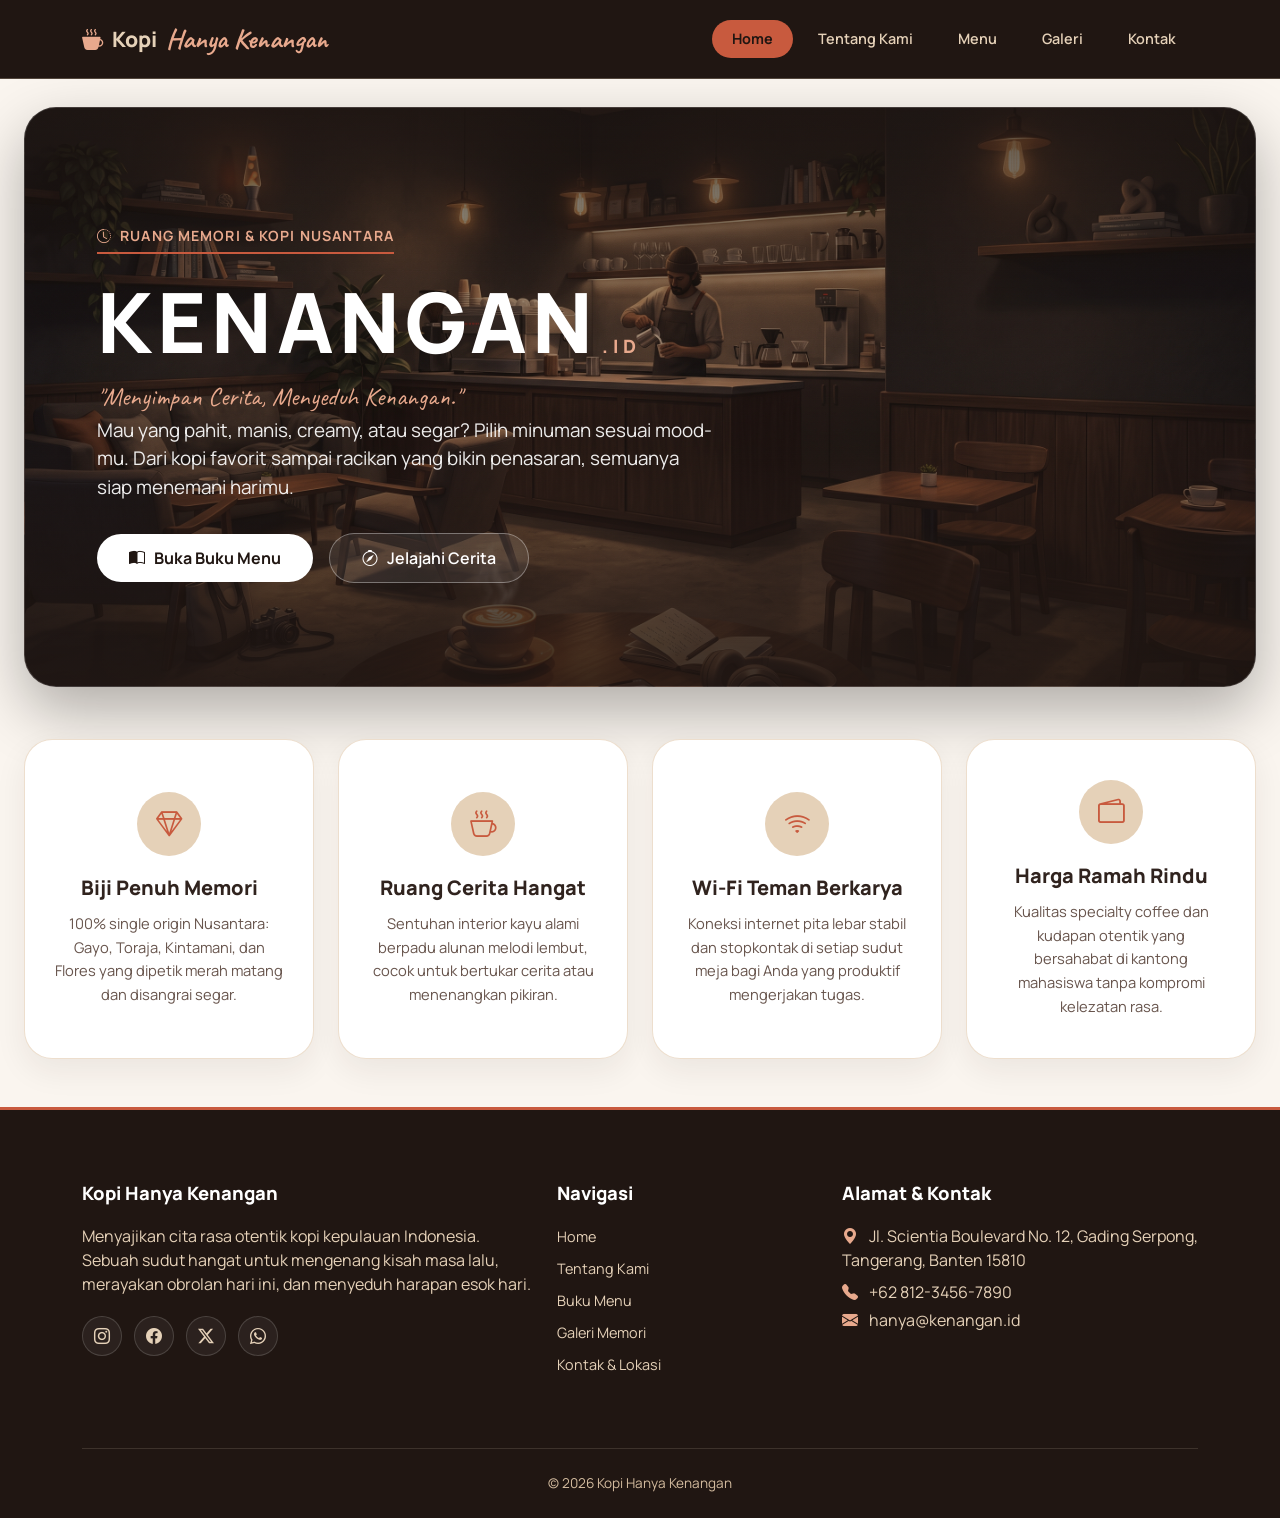
<file: index.html>
<!doctype html>
<html lang="id">
  <head>
    <meta charset="UTF-8">
    <meta name="viewport" content="width=device-width, initial-scale=1.0">
    <meta
      name="description"
      content="Kopi Hanya Kenangan - Menikmati seduhan biji kopi lokal terbaik dengan suasana hangat nostalgia dan harga bersahabat."
    >
    <title>Kopi Hanya Kenangan - Menyimpan Cerita, Menyeduh Kenangan</title>

    <link rel="preconnect" href="https://fonts.googleapis.com">
    <link rel="preconnect" href="https://fonts.gstatic.com" crossorigin>
    <link
      href="https://fonts.googleapis.com/css2?family=Caveat:wght@600;700&amp;family=Manrope:wght@400;500;600;700;800&amp;display=swap"
      rel="stylesheet"
    >
    <link
      href="https://cdn.jsdelivr.net/npm/bootstrap@5.3.3/dist/css/bootstrap.min.css"
      rel="stylesheet"
    >
    <link
      href="https://cdn.jsdelivr.net/npm/bootstrap-icons@1.11.3/font/bootstrap-icons.min.css"
      rel="stylesheet"
    >
    <link href="assets/css/style.css" rel="stylesheet">
  </head>
  <body id="top">
    <header class="floating-header">
      <nav
        class="navbar navbar-expand-lg navbar-dark navbar-coffee"
        aria-label="Navigasi Utama"
      >
        <div class="container">
          <a class="navbar-brand" href="index.html">
            <i class="bi bi-cup-hot-fill text-warning" aria-hidden="true"></i>
            <span>Kopi</span> <span class="brand-script">Hanya Kenangan</span>
          </a>
          <button
            class="navbar-toggler"
            type="button"
            data-bs-toggle="collapse"
            data-bs-target="#navbarUtama"
            aria-controls="navbarUtama"
            aria-expanded="false"
            aria-label="Buka navigasi menu"
          >
            <span class="navbar-toggler-icon"></span>
          </button>

          <div class="collapse navbar-collapse" id="navbarUtama">
            <ul class="navbar-nav ms-auto mb-2 mb-lg-0">
              <li class="nav-item">
                <a class="nav-link active" aria-current="page" href="index.html"
                  >Home</a
                >
              </li>
              <li class="nav-item">
                <a class="nav-link" href="about.html">Tentang Kami</a>
              </li>
              <li class="nav-item">
                <a class="nav-link" href="menu.html">Menu</a>
              </li>
              <li class="nav-item">
                <a class="nav-link" href="gallery.html">Galeri</a>
              </li>
              <li class="nav-item">
                <a class="nav-link" href="contact.html">Kontak</a>
              </li>
            </ul>
          </div>
        </div>
      </nav>
    </header>

    <main>
      <section class="pb-2 pb-md-3" aria-label="Bagian Sambutan Utama">
        <div class="hero-wrapper">
          <div class="hero-card">
            <div class="hero-card-inner">
              <span class="hero-badge-pill">
                <i
                  class="bi bi-clock-history text-warning"
                  aria-hidden="true"
                ></i>
                Ruang Memori &amp; Kopi Nusantara
              </span>
              <h1 class="hero-wander-title">
                KENANGAN<span class="hero-wander-badge">.ID</span>
              </h1>
              <span class="hero-card-script"
                >"Menyimpan Cerita, Menyeduh Kenangan."</span
              >
              <p class="hero-wander-desc">
                Mau yang pahit, manis, creamy, atau segar? Pilih minuman sesuai
                mood-mu. Dari kopi favorit sampai racikan yang bikin penasaran,
                semuanya siap menemani harimu.
              </p>
              <div class="hero-card-ctas">
                <a href="menu.html" class="btn-pill-solid">
                  <i class="bi bi-book-half" aria-hidden="true"></i> Buka Buku
                  Menu
                </a>
                <a href="about.html" class="btn-pill-glass">
                  <i class="bi bi-compass" aria-hidden="true"></i> Jelajahi
                  Cerita
                </a>
              </div>
            </div>
          </div>
        </div>
      </section>

      <section class="pt-2 pb-5" aria-labelledby="heading-features">
        <div class="hero-wrapper">
          <h2 id="heading-features" class="visually-hidden">
            Nilai Unggulan Kami
          </h2>
          <div class="row g-3 g-lg-4">
            <div class="col-12 col-md-6 col-lg-3 d-flex">
              <article class="card card-feature w-100">
                <div class="feature-icon">
                  <i class="bi bi-gem" aria-hidden="true"></i>
                </div>
                <h3>Biji Penuh Memori</h3>
                <p>
                  100% single origin Nusantara: Gayo, Toraja, Kintamani, dan
                  Flores yang dipetik merah matang dan disangrai segar.
                </p>
              </article>
            </div>

            <div class="col-12 col-md-6 col-lg-3 d-flex">
              <article class="card card-feature w-100">
                <div class="feature-icon">
                  <i class="bi bi-cup-hot" aria-hidden="true"></i>
                </div>
                <h3>Ruang Cerita Hangat</h3>
                <p>
                  Sentuhan interior kayu alami berpadu alunan melodi lembut,
                  cocok untuk bertukar cerita atau menenangkan pikiran.
                </p>
              </article>
            </div>

            <div class="col-12 col-md-6 col-lg-3 d-flex">
              <article class="card card-feature w-100">
                <div class="feature-icon">
                  <i class="bi bi-wifi" aria-hidden="true"></i>
                </div>
                <h3>Wi-Fi Teman Berkarya</h3>
                <p>
                  Koneksi internet pita lebar stabil dan stopkontak di setiap
                  sudut meja bagi Anda yang produktif mengerjakan tugas.
                </p>
              </article>
            </div>

            <div class="col-12 col-md-6 col-lg-3 d-flex">
              <article class="card card-feature w-100">
                <div class="feature-icon">
                  <i class="bi bi-wallet2" aria-hidden="true"></i>
                </div>
                <h3>Harga Ramah Rindu</h3>
                <p>
                  Kualitas specialty coffee dan kudapan otentik yang bersahabat
                  di kantong mahasiswa tanpa kompromi kelezatan rasa.
                </p>
              </article>
            </div>
          </div>
        </div>
      </section>
    </main>

    <footer>
      <div class="container">
        <div class="row g-4">
          <div class="col-12 col-md-5 col-lg-5">
            <h3>Kopi Hanya Kenangan</h3>
            <p>
              Menyajikan cita rasa otentik kopi kepulauan Indonesia. Sebuah
              sudut hangat untuk mengenang kisah masa lalu, merayakan obrolan
              hari ini, dan menyeduh harapan esok hari.
            </p>
            <div class="social-links">
              <a
                href="https://instagram.com"
                class="social-icon"
                aria-label="Instagram Kopi Hanya Kenangan"
                target="_blank"
                rel="noopener noreferrer"
                ><i class="bi bi-instagram"></i
              ></a>
              <a
                href="https://facebook.com"
                class="social-icon"
                aria-label="Facebook Kopi Hanya Kenangan"
                target="_blank"
                rel="noopener noreferrer"
                ><i class="bi bi-facebook"></i
              ></a>
              <a
                href="https://twitter.com"
                class="social-icon"
                aria-label="X Twitter Kopi Hanya Kenangan"
                target="_blank"
                rel="noopener noreferrer"
                ><i class="bi bi-twitter-x"></i
              ></a>
              <a
                href="https://whatsapp.com"
                class="social-icon"
                aria-label="WhatsApp Kopi Hanya Kenangan"
                target="_blank"
                rel="noopener noreferrer"
                ><i class="bi bi-whatsapp"></i
              ></a>
            </div>
          </div>

          <div class="col-12 col-md-3 col-lg-3">
            <h3>Navigasi</h3>
            <ul class="footer-links list-unstyled">
              <li><a href="index.html">Home</a></li>
              <li><a href="about.html">Tentang Kami</a></li>
              <li><a href="menu.html">Buku Menu</a></li>
              <li><a href="gallery.html">Galeri Memori</a></li>
              <li><a href="contact.html">Kontak &amp; Lokasi</a></li>
            </ul>
          </div>

          <div class="col-12 col-md-4 col-lg-4">
            <h3>Alamat &amp; Kontak</h3>
            <p class="mb-2">
              <i
                class="bi bi-geo-alt-fill text-warning me-2"
                aria-hidden="true"
              ></i>
              Jl. Scientia Boulevard No. 12, Gading Serpong, Tangerang, Banten
              15810
            </p>
            <p class="mb-1">
              <i
                class="bi bi-telephone-fill text-warning me-2"
                aria-hidden="true"
              ></i>
              +62 812-3456-7890
            </p>
            <p class="mb-0">
              <i
                class="bi bi-envelope-fill text-warning me-2"
                aria-hidden="true"
              ></i>
              hanya@kenangan.id
            </p>
          </div>
        </div>

        <div class="footer-bottom">
          <p class="mb-0">&copy; 2026 Kopi Hanya Kenangan</p>
        </div>
      </div>
    </footer>
    <a href="#top" id="backToTop" aria-label="Kembali ke atas">
      <i class="bi bi-arrow-up" aria-hidden="true"></i>
    </a>
    <script src="https://cdn.jsdelivr.net/npm/bootstrap@5.3.3/dist/js/bootstrap.bundle.min.js"></script>
    <script src="assets/js/main.js"></script>
  </body>
</html>
</file>
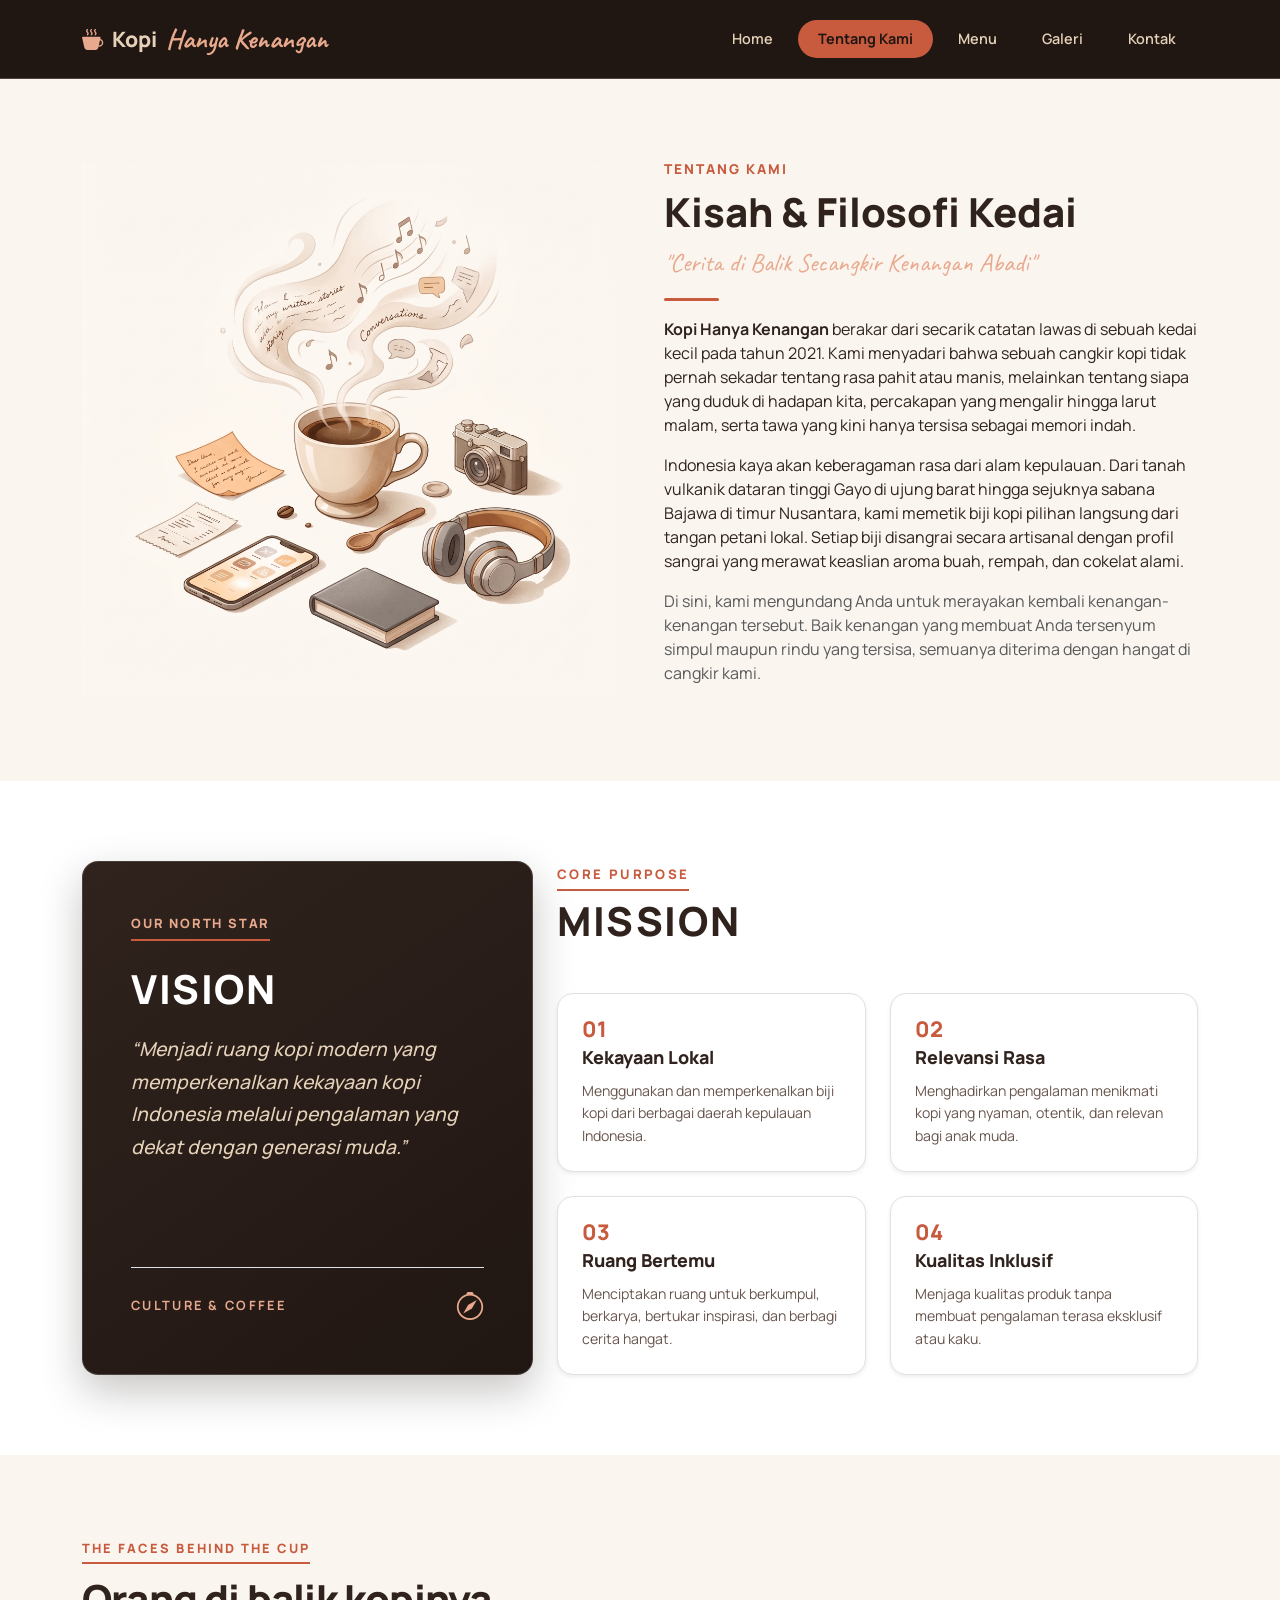
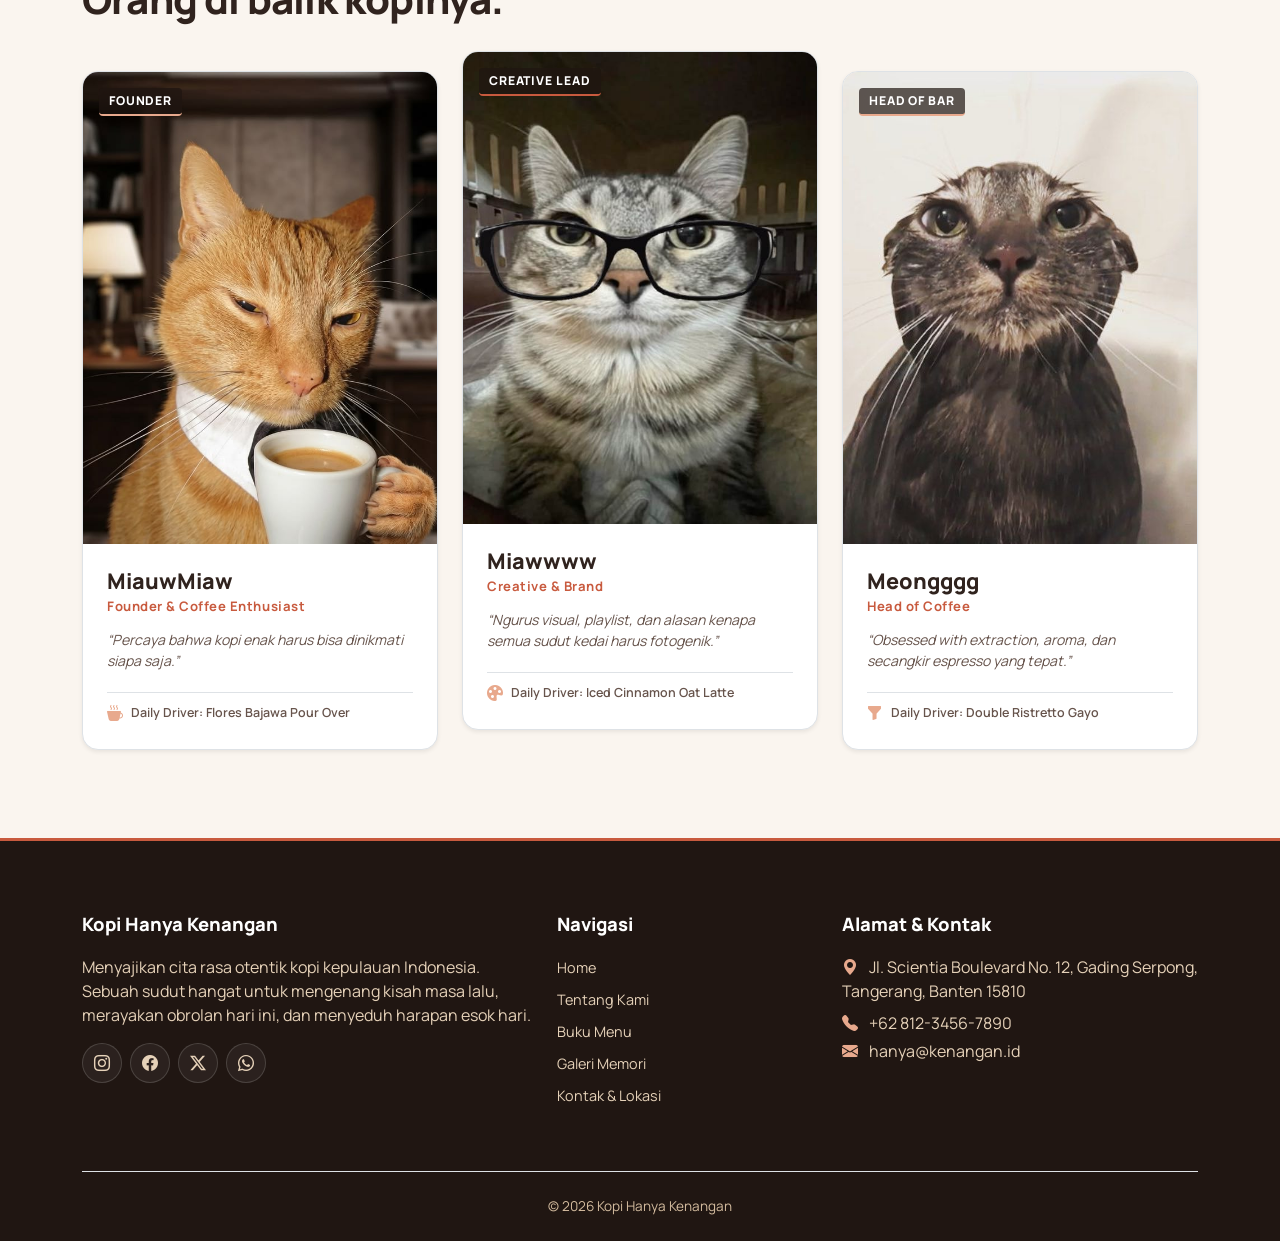
<file: about.html>
<!doctype html>
<html lang="id">
  <head>
    <meta charset="UTF-8" />
    <meta name="viewport" content="width=device-width, initial-scale=1.0" />
    <meta
      name="description"
      content="Tentang Kopi Hanya Kenangan - Cerita perjalanan, visi misi, serta tim kurator kenangan di balik racikan kopi single origin terbaik tanah air."
    />
    <title>Tentang Kami - Kopi Hanya Kenangan</title>

    <link rel="preconnect" href="https://fonts.googleapis.com">
    <link rel="preconnect" href="https://fonts.gstatic.com" crossorigin>
    <link
      href="https://fonts.googleapis.com/css2?family=Caveat:wght@600;700&amp;family=Manrope:wght@400;500;600;700;800&amp;display=swap"
      rel="stylesheet"
    >
    <link
      href="https://cdn.jsdelivr.net/npm/bootstrap@5.3.3/dist/css/bootstrap.min.css"
      rel="stylesheet"
    >
    <link
      href="https://cdn.jsdelivr.net/npm/bootstrap-icons@1.11.3/font/bootstrap-icons.min.css"
      rel="stylesheet"
    >
    <link href="assets/css/style.css" rel="stylesheet">
  </head>
  <body id="top">
    <header class="floating-header">
      <nav
        class="navbar navbar-expand-lg navbar-dark navbar-coffee"
        aria-label="Navigasi Utama"
      >
        <div class="container">
          <a class="navbar-brand" href="index.html">
            <i class="bi bi-cup-hot-fill text-warning" aria-hidden="true"></i>
            <span>Kopi</span> <span class="brand-script">Hanya Kenangan</span>
          </a>
          <button
            class="navbar-toggler"
            type="button"
            data-bs-toggle="collapse"
            data-bs-target="#navbarUtama"
            aria-controls="navbarUtama"
            aria-expanded="false"
            aria-label="Buka navigasi menu"
          >
            <span class="navbar-toggler-icon"></span>
          </button>

          <div class="collapse navbar-collapse" id="navbarUtama">
            <ul class="navbar-nav ms-auto mb-2 mb-lg-0">
              <li class="nav-item">
                <a class="nav-link" href="index.html">Home</a>
              </li>
              <li class="nav-item">
                <a class="nav-link active" aria-current="page" href="about.html"
                  >Tentang Kami</a
                >
              </li>
              <li class="nav-item">
                <a class="nav-link" href="menu.html">Menu</a>
              </li>
              <li class="nav-item">
                <a class="nav-link" href="gallery.html">Galeri</a>
              </li>
              <li class="nav-item">
                <a class="nav-link" href="contact.html">Kontak</a>
              </li>
            </ul>
          </div>
        </div>
      </nav>
    </header>

    <main>
      <section class="section-py" aria-labelledby="heading-tentang-kami">
        <div class="container">
          <div class="row align-items-center g-5">
            <div class="col-12 col-lg-6">
              <img
                src="assets/images/story.jpg"
                alt="Proses roasting dan penyeduhan biji kopi di Kopi Hanya Kenangan"
                class="w-100 h-100 object-fit-cover"
                width="800"
                height="600"
              />
            </div>
            <div class="col-12 col-lg-6">
              <div class="section-title text-start mb-3">
                <span class="subtitle">Tentang Kami</span>
                <h1 id="heading-tentang-kami">Kisah &amp; Filosofi Kedai</h1>
                <p class="tagline-script">
                  "Cerita di Balik Secangkir Kenangan Abadi"
                </p>
                <div class="divider ms-0"></div>
              </div>
              <p>
                <strong>Kopi Hanya Kenangan</strong> berakar dari secarik
                catatan lawas di sebuah kedai kecil pada tahun 2021. Kami
                menyadari bahwa sebuah cangkir kopi tidak pernah sekadar tentang
                rasa pahit atau manis, melainkan tentang siapa yang duduk di
                hadapan kita, percakapan yang mengalir hingga larut malam, serta
                tawa yang kini hanya tersisa sebagai memori indah.
              </p>
              <p>
                Indonesia kaya akan keberagaman rasa dari alam kepulauan. Dari
                tanah vulkanik dataran tinggi Gayo di ujung barat hingga
                sejuknya sabana Bajawa di timur Nusantara, kami memetik biji
                kopi pilihan langsung dari tangan petani lokal. Setiap biji
                disangrai secara artisanal dengan profil sangrai yang merawat
                keaslian aroma buah, rempah, dan cokelat alami.
              </p>
              <p class="text-muted">
                Di sini, kami mengundang Anda untuk merayakan kembali
                kenangan-kenangan tersebut. Baik kenangan yang membuat Anda
                tersenyum simpul maupun rindu yang tersisa, semuanya diterima
                dengan hangat di cangkir kami.
              </p>
            </div>
          </div>
        </div>
      </section>

      <section class="section-py bg-white" aria-labelledby="heading-visi-misi">
        <div class="container">
          <div class="row g-4 align-items-stretch">
            <div class="col-12 col-lg-5 d-flex">
              <div
                class="vision-card w-100 d-flex flex-column justify-content-between h-100 rounded-4 p-4 p-md-5"
              >
                <div>
                  <span class="vision-badge">Our North Star</span>
                  <h2 id="heading-visi-misi" class="vision-title">VISION</h2>
                  <p class="vision-quote">
                    &ldquo;Menjadi ruang kopi modern yang memperkenalkan
                    kekayaan kopi Indonesia melalui pengalaman yang dekat dengan
                    generasi muda.&rdquo;
                  </p>
                </div>
                <div
                  class="vision-footer d-flex align-items-center justify-content-between pt-3 mt-4 border-top"
                >
                  <span class="vision-tagline">Culture &amp; Coffee</span>
                  <i
                    class="bi bi-compass fs-3 text-warning"
                    aria-hidden="true"
                  ></i>
                </div>
              </div>
            </div>

            <div
              class="col-12 col-lg-7 d-flex flex-column justify-content-center"
            >
              <div class="mb-4">
                <span class="mission-subtitle">Core Purpose</span>
                <h3 class="mission-title">MISSION</h3>
              </div>
              <div class="row g-3 g-md-4">
                <div class="col-12 col-sm-6 d-flex">
                  <div
                    class="mission-pillar-card w-100 d-flex flex-column h-100 rounded-4 p-4 bg-white shadow-sm border"
                  >
                    <span class="pillar-num">01</span>
                    <h4>Kekayaan Lokal</h4>
                    <p>
                      Menggunakan dan memperkenalkan biji kopi dari berbagai
                      daerah kepulauan Indonesia.
                    </p>
                  </div>
                </div>

                <div class="col-12 col-sm-6 d-flex">
                  <div
                    class="mission-pillar-card w-100 d-flex flex-column h-100 rounded-4 p-4 bg-white shadow-sm border"
                  >
                    <span class="pillar-num">02</span>
                    <h4>Relevansi Rasa</h4>
                    <p>
                      Menghadirkan pengalaman menikmati kopi yang nyaman,
                      otentik, dan relevan bagi anak muda.
                    </p>
                  </div>
                </div>

                <div class="col-12 col-sm-6 d-flex">
                  <div
                    class="mission-pillar-card w-100 d-flex flex-column h-100 rounded-4 p-4 bg-white shadow-sm border"
                  >
                    <span class="pillar-num">03</span>
                    <h4>Ruang Bertemu</h4>
                    <p>
                      Menciptakan ruang untuk berkumpul, berkarya, bertukar
                      inspirasi, dan berbagi cerita hangat.
                    </p>
                  </div>
                </div>

                <div class="col-12 col-sm-6 d-flex">
                  <div
                    class="mission-pillar-card w-100 d-flex flex-column h-100 rounded-4 p-4 bg-white shadow-sm border"
                  >
                    <span class="pillar-num">04</span>
                    <h4>Kualitas Inklusif</h4>
                    <p>
                      Menjaga kualitas produk tanpa membuat pengalaman terasa
                      eksklusif atau kaku.
                    </p>
                  </div>
                </div>
              </div>
            </div>
          </div>
        </div>
      </section>

      <section class="faces-section">
        <div class="container">
          <div
            class="d-flex flex-column flex-md-row align-items-start align-items-md-end justify-content-between mb-4 mb-md-5 gap-3"
          >
            <div>
              <span class="faces-subtitle">The Faces Behind the Cup</span>
              <h2 id="heading-faces" class="faces-title">
                Orang di balik kopinya.
              </h2>
            </div>
          </div>

          <div class="row g-4 align-items-start">
            <div class="col-12 col-md-4">
              <article
                class="person-card d-flex flex-column h-100 rounded-4 overflow-hidden bg-white shadow-sm border"
              >
                <div class="person-img-wrap">
                  <img
                    src="assets/images/cat2.jpeg"
                    alt="MiauwMiaw - Founder &amp; Coffee Enthusiast"
                    class="person-img"
                    width="382"
                    height="512"
                  />
                  <div class="person-badge">
                    <span>Founder</span>
                  </div>
                </div>
                <div
                  class="person-body p-4 d-flex flex-column flex-grow-1 justify-content-between"
                >
                  <div>
                    <h3 class="person-name">MiauwMiaw</h3>
                    <span class="person-role"
                      >Founder &amp; Coffee Enthusiast</span
                    >
                    <p class="person-quote">
                      &ldquo;Percaya bahwa kopi enak harus bisa dinikmati siapa
                      saja.&rdquo;
                    </p>
                  </div>
                  <div
                    class="person-daily-driver d-flex align-items-center gap-2 pt-2 border-top"
                  >
                    <i
                      class="bi bi-cup-hot-fill text-warning fs-6"
                      aria-hidden="true"
                    ></i>
                    <span>Daily Driver: Flores Bajawa Pour Over</span>
                  </div>
                </div>
              </article>
            </div>

            <div class="col-12 col-md-4">
              <article
                class="person-card person-card-offset d-flex flex-column h-100 rounded-4 overflow-hidden bg-white shadow-sm border"
              >
                <div class="person-img-wrap">
                  <img
                    src="assets/images/cat1.jpeg"
                    alt="Miawwww - Creative &amp; Brand"
                    class="person-img"
                    width="382"
                    height="512"
                  />
                  <div class="person-badge badge-primary-accent">
                    <span>Creative Lead</span>
                  </div>
                </div>
                <div
                  class="person-body p-4 d-flex flex-column flex-grow-1 justify-content-between"
                >
                  <div>
                    <h3 class="person-name">Miawwww</h3>
                    <span class="person-role">Creative &amp; Brand</span>
                    <p class="person-quote">
                      &ldquo;Ngurus visual, playlist, dan alasan kenapa semua
                      sudut kedai harus fotogenik.&rdquo;
                    </p>
                  </div>
                  <div
                    class="person-daily-driver d-flex align-items-center gap-2 pt-2 border-top"
                  >
                    <i
                      class="bi bi-palette-fill text-warning fs-6"
                      aria-hidden="true"
                    ></i>
                    <span>Daily Driver: Iced Cinnamon Oat Latte</span>
                  </div>
                </div>
              </article>
            </div>

            <div class="col-12 col-md-4">
              <article
                class="person-card d-flex flex-column h-100 rounded-4 overflow-hidden bg-white shadow-sm border"
              >
                <div class="person-img-wrap">
                  <img
                    src="assets/images/cat3.jpeg"
                    alt="Meongggg - Head of Coffee"
                    class="person-img"
                    width="382"
                    height="512"
                  />
                  <div class="person-badge">
                    <span>Head of Bar</span>
                  </div>
                </div>
                <div
                  class="person-body p-4 d-flex flex-column flex-grow-1 justify-content-between"
                >
                  <div>
                    <h3 class="person-name">Meongggg</h3>
                    <span class="person-role">Head of Coffee</span>
                    <p class="person-quote">
                      &ldquo;Obsessed with extraction, aroma, dan secangkir
                      espresso yang tepat.&rdquo;
                    </p>
                  </div>
                  <div
                    class="person-daily-driver d-flex align-items-center gap-2 pt-2 border-top"
                  >
                    <i
                      class="bi bi-funnel-fill text-warning fs-6"
                      aria-hidden="true"
                    ></i>
                    <span>Daily Driver: Double Ristretto Gayo</span>
                  </div>
                </div>
              </article>
            </div>
          </div>
        </div>
      </section>
    </main>

    <footer>
      <div class="container">
        <div class="row g-4">
          <div class="col-12 col-md-5 col-lg-5">
            <h3>Kopi Hanya Kenangan</h3>
            <p>
              Menyajikan cita rasa otentik kopi kepulauan Indonesia. Sebuah
              sudut hangat untuk mengenang kisah masa lalu, merayakan obrolan
              hari ini, dan menyeduh harapan esok hari.
            </p>
            <div class="social-links d-flex gap-2 mt-3">
              <a
                href="https://instagram.com"
                class="social-icon"
                aria-label="Instagram Kopi Hanya Kenangan"
                target="_blank"
                rel="noopener noreferrer"
                ><i class="bi bi-instagram"></i
              ></a>
              <a
                href="https://facebook.com"
                class="social-icon"
                aria-label="Facebook Kopi Hanya Kenangan"
                target="_blank"
                rel="noopener noreferrer"
                ><i class="bi bi-facebook"></i
              ></a>
              <a
                href="https://twitter.com"
                class="social-icon"
                aria-label="X Twitter Kopi Hanya Kenangan"
                target="_blank"
                rel="noopener noreferrer"
                ><i class="bi bi-twitter-x"></i
              ></a>
              <a
                href="https://whatsapp.com"
                class="social-icon"
                aria-label="WhatsApp Kopi Hanya Kenangan"
                target="_blank"
                rel="noopener noreferrer"
                ><i class="bi bi-whatsapp"></i
              ></a>
            </div>
          </div>

          <div class="col-12 col-md-3 col-lg-3">
            <h3>Navigasi</h3>
            <ul class="footer-links list-unstyled">
              <li><a href="index.html">Home</a></li>
              <li><a href="about.html">Tentang Kami</a></li>
              <li><a href="menu.html">Buku Menu</a></li>
              <li><a href="gallery.html">Galeri Memori</a></li>
              <li><a href="contact.html">Kontak &amp; Lokasi</a></li>
            </ul>
          </div>

          <div class="col-12 col-md-4 col-lg-4">
            <h3>Alamat &amp; Kontak</h3>
            <p class="mb-2">
              <i
                class="bi bi-geo-alt-fill text-warning me-2"
                aria-hidden="true"
              ></i>
              Jl. Scientia Boulevard No. 12, Gading Serpong, Tangerang, Banten
              15810
            </p>
            <p class="mb-1">
              <i
                class="bi bi-telephone-fill text-warning me-2"
                aria-hidden="true"
              ></i>
              +62 812-3456-7890
            </p>
            <p class="mb-0">
              <i
                class="bi bi-envelope-fill text-warning me-2"
                aria-hidden="true"
              ></i>
              hanya@kenangan.id
            </p>
          </div>
        </div>

        <div
          class="footer-bottom border-top pt-4 mt-5 d-flex flex-column align-items-center gap-3 text-center"
        >
          <p class="mb-0">&copy; 2026 Kopi Hanya Kenangan</p>
        </div>
      </div>
    </footer>

    <a href="#top" id="backToTop" aria-label="Kembali ke atas">
      <i class="bi bi-arrow-up" aria-hidden="true"></i>
    </a>

    <script src="https://cdn.jsdelivr.net/npm/bootstrap@5.3.3/dist/js/bootstrap.bundle.min.js"></script>
    <script src="assets/js/main.js"></script>
  </body>
</html>
</file>
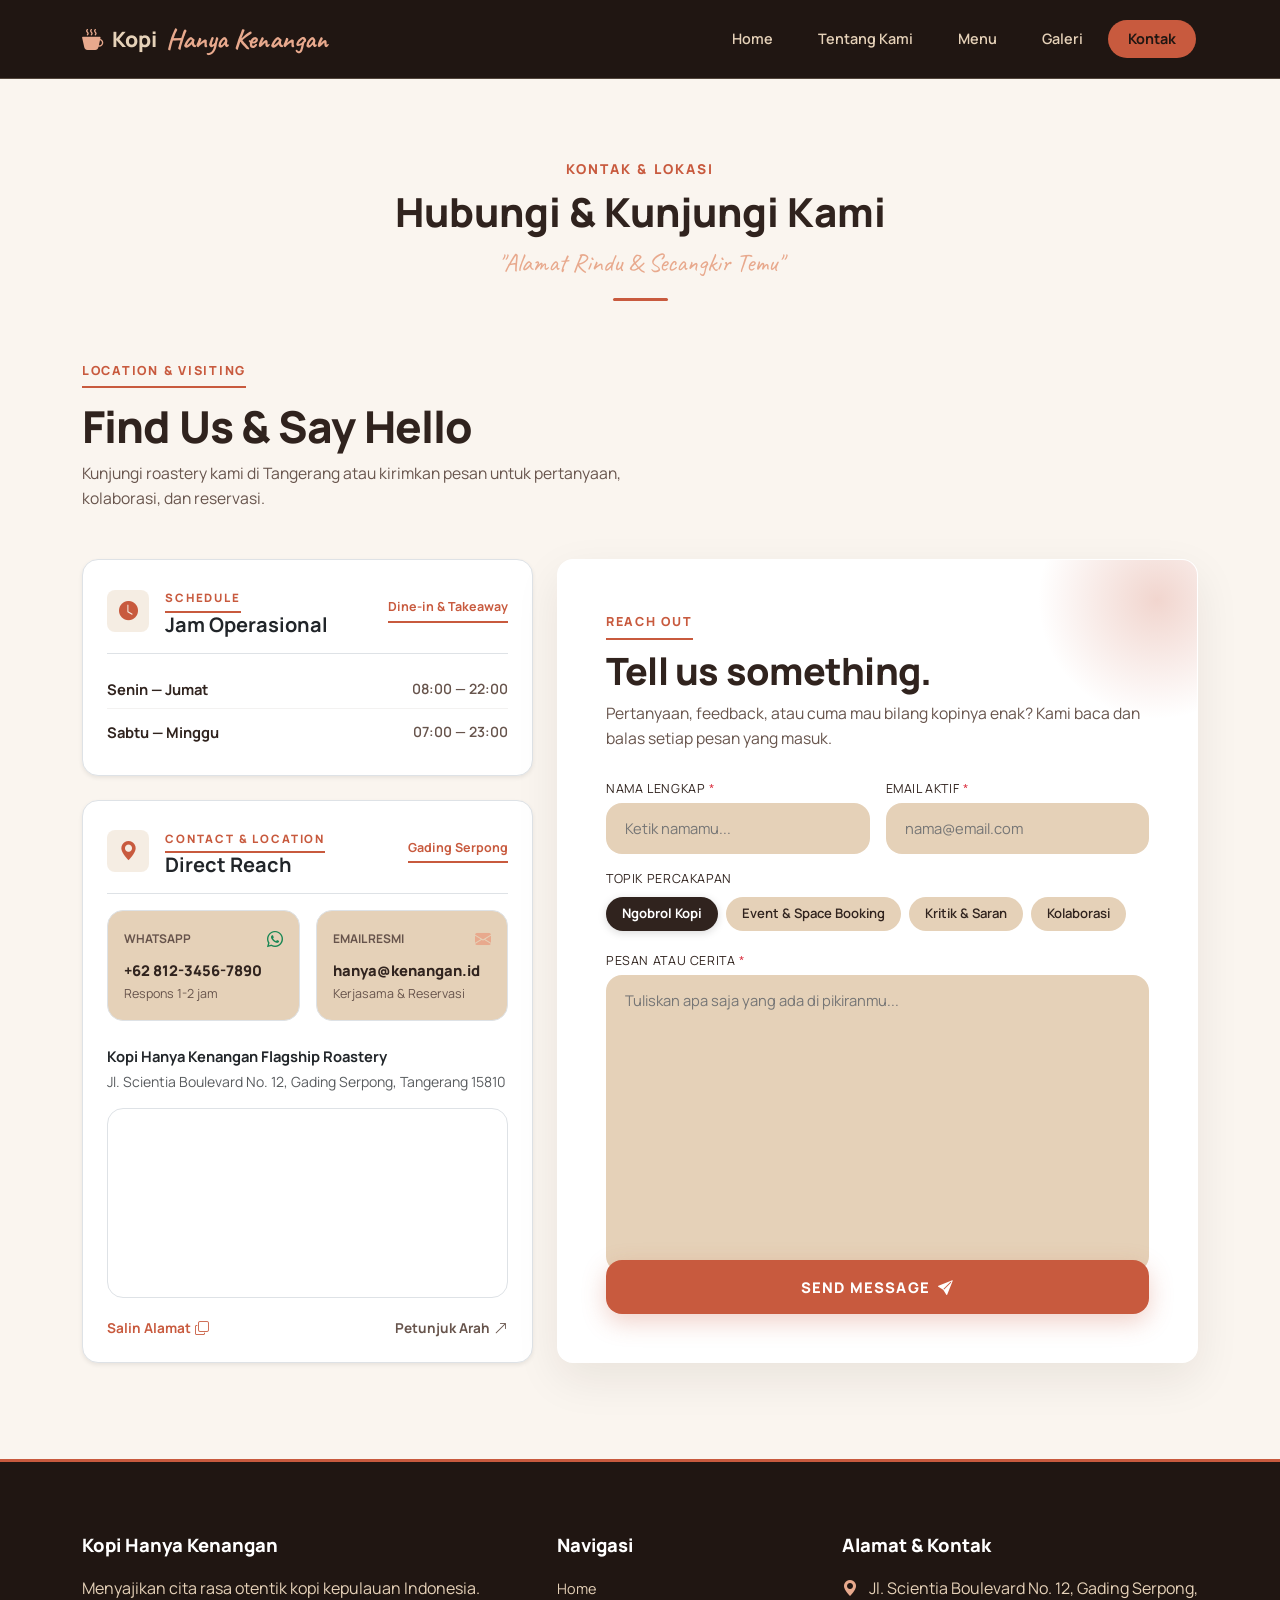
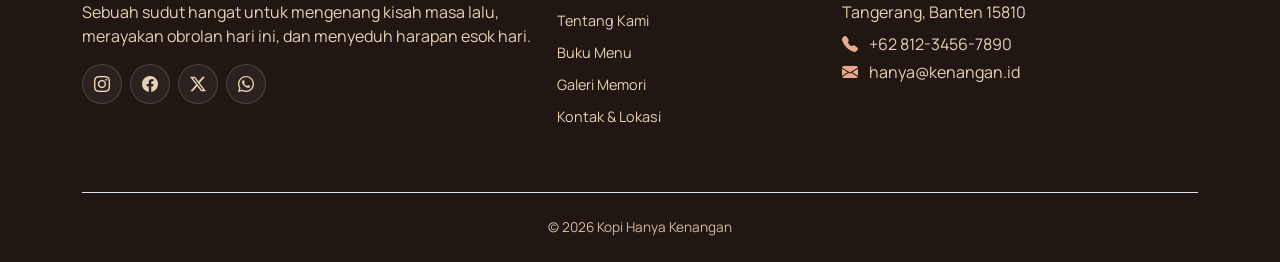
<file: contact.html>
<!doctype html>
<html lang="id">
  <head>
    <meta charset="UTF-8" />
    <meta name="viewport" content="width=device-width, initial-scale=1.0" />
    <meta
      name="description"
      content="Hubungi Kopi Hanya Kenangan - Informasi alamat, jam buka, nomor WhatsApp, peta lokasi, dan formulir pengiriman cerita serta pesan kenangan."
    />
    <title>Kontak Kami - Kopi Hanya Kenangan</title>

    <link rel="preconnect" href="https://fonts.googleapis.com">
    <link rel="preconnect" href="https://fonts.gstatic.com" crossorigin>
    <link
      href="https://fonts.googleapis.com/css2?family=Caveat:wght@600;700&amp;family=Manrope:wght@400;500;600;700;800&amp;display=swap"
      rel="stylesheet"
    >
    <link
      href="https://cdn.jsdelivr.net/npm/bootstrap@5.3.3/dist/css/bootstrap.min.css"
      rel="stylesheet"
    >
    <link
      href="https://cdn.jsdelivr.net/npm/bootstrap-icons@1.11.3/font/bootstrap-icons.min.css"
      rel="stylesheet"
    >
    <link href="assets/css/style.css" rel="stylesheet">
  </head>
  <body id="top">
    <header class="floating-header">
      <nav
        class="navbar navbar-expand-lg navbar-dark navbar-coffee"
        aria-label="Navigasi Utama"
      >
        <div class="container">
          <a class="navbar-brand" href="index.html">
            <i class="bi bi-cup-hot-fill text-warning" aria-hidden="true"></i>
            <span>Kopi</span> <span class="brand-script">Hanya Kenangan</span>
          </a>
          <button
            class="navbar-toggler"
            type="button"
            data-bs-toggle="collapse"
            data-bs-target="#navbarUtama"
            aria-controls="navbarUtama"
            aria-expanded="false"
            aria-label="Buka navigasi menu"
          >
            <span class="navbar-toggler-icon"></span>
          </button>

          <div class="collapse navbar-collapse" id="navbarUtama">
            <ul class="navbar-nav ms-auto mb-2 mb-lg-0">
              <li class="nav-item">
                <a class="nav-link" href="index.html">Home</a>
              </li>
              <li class="nav-item">
                <a class="nav-link" href="about.html">Tentang Kami</a>
              </li>
              <li class="nav-item">
                <a class="nav-link" href="menu.html">Menu</a>
              </li>
              <li class="nav-item">
                <a class="nav-link" href="gallery.html">Galeri</a>
              </li>
              <li class="nav-item">
                <a
                  class="nav-link active"
                  aria-current="page"
                  href="contact.html"
                  >Kontak</a
                >
              </li>
            </ul>
          </div>
        </div>
      </nav>
    </header>

    <main>
      <section class="contact-section" aria-labelledby="heading-kontak-kami">
        <div class="container">
          <div class="section-title">
            <span class="subtitle">Kontak &amp; Lokasi</span>
            <h1 id="heading-kontak-kami">Hubungi &amp; Kunjungi Kami</h1>
            <p class="tagline-script">"Alamat Rindu &amp; Secangkir Temu"</p>

            <div class="divider"></div>
          </div>
          <div class="mb-4 mb-md-5">
            <div class="contact-tag-pill">
              <span class="contact-tag-text">Location &amp; Visiting</span>
            </div>
            <h2 id="heading-contact-main" class="contact-title">
              Find Us &amp; Say Hello
            </h2>
            <p class="contact-desc">
              Kunjungi roastery kami di Tangerang atau kirimkan pesan untuk
              pertanyaan, kolaborasi, dan reservasi.
            </p>
          </div>

          <div class="row g-4 align-items-stretch">
            <div
              class="col-12 col-lg-5 d-flex flex-column gap-4 justify-content-between"
            >
              <div
                class="contact-card d-flex flex-column rounded-4 p-4 bg-white shadow-sm border"
              >
                <div
                  class="contact-card-header d-flex align-items-center justify-content-between border-bottom pb-3 mb-3"
                >
                  <div class="d-flex align-items-center gap-3">
                    <div
                      class="contact-icon-box rounded-3 d-flex align-items-center justify-content-center"
                    >
                      <i class="bi bi-clock-fill" aria-hidden="true"></i>
                    </div>
                    <div>
                      <span
                        class="faces-subtitle mb-0"
                        style="font-size: 0.72rem"
                        >Schedule</span
                      >
                      <h3 class="h5 mb-0 fw-bold text-dark">Jam Operasional</h3>
                    </div>
                  </div>
                  <span class="contact-card-badge">Dine-in &amp; Takeaway</span>
                </div>
                <div class="d-flex flex-column gap-1">
                  <div
                    class="schedule-row d-flex align-items-center justify-content-between py-2"
                  >
                    <span class="schedule-day">Senin &mdash; Jumat</span>
                    <span class="schedule-time">08:00 &mdash; 22:00</span>
                  </div>
                  <div
                    class="schedule-row d-flex align-items-center justify-content-between py-2"
                  >
                    <span class="schedule-day">Sabtu &mdash; Minggu</span>
                    <span class="schedule-time">07:00 &mdash; 23:00</span>
                  </div>
                </div>
              </div>

              <div
                class="contact-card d-flex flex-column flex-grow-1 justify-content-between rounded-4 p-4 bg-white shadow-sm border"
              >
                <div>
                  <div
                    class="contact-card-header d-flex align-items-center justify-content-between border-bottom pb-3 mb-3"
                  >
                    <div class="d-flex align-items-center gap-3">
                      <div
                        class="contact-icon-box rounded-3 d-flex align-items-center justify-content-center"
                      >
                        <i class="bi bi-geo-alt-fill" aria-hidden="true"></i>
                      </div>
                      <div>
                        <span
                          class="faces-subtitle mb-0"
                          style="font-size: 0.72rem"
                          >Contact &amp; Location</span
                        >
                        <h3 class="h5 mb-0 fw-bold text-dark">Direct Reach</h3>
                      </div>
                    </div>
                    <span class="contact-card-badge">Gading Serpong</span>
                  </div>

                  <div class="row g-3 mb-4">
                    <div class="col-12 col-sm-6">
                      <a
                        class="direct-reach-box h-100 d-flex flex-column text-decoration-none rounded-4 p-3 border"
                        href="https://wa.me/6281234567890"
                        target="_blank"
                        rel="noopener noreferrer"
                      >
                        <div
                          class="d-flex align-items-center justify-content-between"
                        >
                          <span class="reach-label">WhatsApp</span>
                          <i
                            class="bi bi-whatsapp text-success"
                            aria-hidden="true"
                          ></i>
                        </div>
                        <span class="reach-val mt-1">+62 812-3456-7890</span>
                        <span class="reach-note">Respons 1-2 jam</span>
                      </a>
                    </div>
                    <div class="col-12 col-sm-6">
                      <a
                        class="direct-reach-box h-100 d-flex flex-column text-decoration-none rounded-4 p-3 border"
                        href="mailto:hanya@kenangan.id"
                      >
                        <div
                          class="d-flex align-items-center justify-content-between"
                        >
                          <span class="reach-label">Email Resmi</span>
                          <i
                            class="bi bi-envelope-fill text-warning"
                            aria-hidden="true"
                          ></i>
                        </div>
                        <span class="reach-val mt-1 text-break"
                          >hanya@kenangan.id</span
                        >
                        <span class="reach-note"
                          >Kerjasama &amp; Reservasi</span
                        >
                      </a>
                    </div>
                  </div>

                  <div class="mb-3">
                    <p
                      class="fw-bold text-dark mb-0"
                      style="font-size: 0.92rem"
                    >
                      Kopi Hanya Kenangan Flagship Roastery
                    </p>
                    <p class="text-muted small mb-0 mt-1">
                      Jl. Scientia Boulevard No. 12, Gading Serpong, Tangerang
                      15810
                    </p>
                  </div>

                  <div
                    class="map-embed-wrapper position-relative rounded-4 overflow-hidden border mb-3"
                  >
                    <iframe
                      src="https://www.google.com/maps/embed?pb=!1m18!1m12!1m3!1d3966.273618175518!2d106.6231666!3d-6.2276111!2m3!1f0!2f0!3f0!3m2!1i1024!2i768!4f13.1!3m3!1m2!1s0x2e69fbf37c6cb3cb%3A0x6b4ef8987114e9f3!2sGading%20Serpong%2C%20Tangerang!5e0!3m2!1sen!2sid!4v1700000000000!5m2!1sen!2sid"
                      allowfullscreen=""
                      loading="eager"
                      referrerpolicy="no-referrer-when-downgrade"
                      title="Lokasi Kopi Hanya Kenangan Tangerang"
                    >
                    </iframe>
                    <div class="map-badge-top">
                      <span class="contact-tag-dot" aria-hidden="true"></span>
                      <span>Tangerang Flagship</span>
                    </div>
                    <a
                      class="map-btn-bottom"
                      href="https://maps.google.com/?q=Gading+Serpong+Tangerang"
                      target="_blank"
                      rel="noopener noreferrer"
                    >
                      <span>Buka Google Maps</span>
                      <i
                        class="bi bi-box-arrow-up-right"
                        aria-hidden="true"
                      ></i>
                    </a>
                  </div>
                </div>

                <div
                  class="d-flex align-items-center justify-content-between pt-1"
                >
                  <button
                    class="copy-btn btn p-0 border-0 fw-bold d-inline-flex align-items-center gap-1"
                    type="button"
                    id="copyAddressBtn"
                  >
                    <span>Salin Alamat</span>
                    <i class="bi bi-copy" aria-hidden="true"></i>
                  </button>
                  <a
                    class="directions-link text-decoration-none fw-bold d-inline-flex align-items-center gap-1"
                    href="https://maps.google.com/?q=Gading+Serpong+Tangerang"
                    target="_blank"
                    rel="noopener noreferrer"
                  >
                    <span>Petunjuk Arah</span>
                    <i class="bi bi-arrow-up-right" aria-hidden="true"></i>
                  </a>
                </div>
              </div>
            </div>

            <div class="col-12 col-lg-7">
              <div
                class="contact-form-box position-relative overflow-hidden d-flex flex-column justify-content-between h-100 p-4 p-md-5 rounded-4"
              >
                <div class="contact-form-glow" aria-hidden="true"></div>
                <div class="position-relative mb-4" style="z-index: 2">
                  <div class="contact-tag-pill mb-2">
                    <span class="contact-tag-text">REACH OUT</span>
                  </div>
                  <h3
                    class="contact-title"
                    style="font-size: clamp(1.85rem, 3vw, 2.35rem)"
                  >
                    Tell us something.
                  </h3>
                  <p class="contact-desc mb-0">
                    Pertanyaan, feedback, atau cuma mau bilang kopinya enak?
                    Kami baca dan balas setiap pesan yang masuk.
                  </p>
                </div>

                <form
                  id="contactForm"
                  class="position-relative d-flex flex-column gap-3 flex-grow-1 justify-content-between"
                  style="z-index: 2"
                >
                  <div class="row g-3">
                    <div class="col-12 col-sm-6">
                      <label
                        for="namaLengkap"
                        class="form-label mb-1"
                        style="
                          font-size: 0.78rem;
                          text-transform: uppercase;
                          letter-spacing: 0.05em;
                        "
                      >
                        Nama Lengkap <span class="text-danger">*</span>
                      </label>
                      <input
                        type="text"
                        class="contact-input"
                        id="namaLengkap"
                        name="namaLengkap"
                        placeholder="Ketik namamu..."
                        required
                      />
                    </div>
                    <div class="col-12 col-sm-6">
                      <label
                        for="alamatEmail"
                        class="form-label mb-1"
                        style="
                          font-size: 0.78rem;
                          text-transform: uppercase;
                          letter-spacing: 0.05em;
                        "
                      >
                        Email Aktif <span class="text-danger">*</span>
                      </label>
                      <input
                        type="email"
                        class="contact-input"
                        id="alamatEmail"
                        name="alamatEmail"
                        placeholder="nama@email.com"
                        required
                      />
                    </div>
                  </div>

                  <div>
                    <span
                      class="form-label d-block mb-2"
                      style="
                        font-size: 0.78rem;
                        text-transform: uppercase;
                        letter-spacing: 0.05em;
                      "
                    >
                      Topik Percakapan
                    </span>
                    <div class="d-flex flex-wrap gap-2" id="topicChips">
                      <input
                        type="radio"
                        class="btn-check"
                        name="topik"
                        id="topic1"
                        value="Ngobrol Kopi"
                        checked
                      />
                      <label class="topic-chip active" for="topic1">
                        Ngobrol Kopi
                      </label>

                      <input
                        type="radio"
                        class="btn-check"
                        name="topik"
                        id="topic2"
                        value="Event &amp; Space Booking"
                      >
                      <label class="topic-chip" for="topic2">
                        Event &amp; Space Booking
                      </label>

                      <input
                        type="radio"
                        class="btn-check"
                        name="topik"
                        id="topic3"
                        value="Kritik &amp; Saran"
                      >
                      <label class="topic-chip" for="topic3">
                        Kritik &amp; Saran
                      </label>

                      <input
                        type="radio"
                        class="btn-check"
                        name="topik"
                        id="topic4"
                        value="Kolaborasi"
                      />
                      <label class="topic-chip" for="topic4">
                        Kolaborasi
                      </label>
                    </div>
                  </div>

                  <div class="flex-grow-1">
                    <label
                      for="isiPesan"
                      class="form-label mb-1"
                      style="
                        font-size: 0.78rem;
                        text-transform: uppercase;
                        letter-spacing: 0.05em;
                      "
                    >
                      Pesan atau Cerita <span class="text-danger">*</span>
                    </label>
                    <textarea
                      class="contact-input h-100"
                      id="isiPesan"
                      name="isiPesan"
                      rows="4"
                      placeholder="Tuliskan apa saja yang ada di pikiranmu..."
                      style="min-height: 140px; resize: none"
                      required
                    ></textarea>
                  </div>

                  <button class="btn-submit-contact" type="submit">
                    <span>Send Message</span>
                    <i class="bi bi-send-fill" aria-hidden="true"></i>
                  </button>

                  <div id="formFeedback" class="form-feedback-alert d-none">
                    <i
                      class="bi bi-check-circle-fill text-success fs-5"
                      aria-hidden="true"
                    ></i>
                    <span
                      >Terima kasih! Pesanmu sudah kami terima dengan
                      hangat.</span
                    >
                  </div>
                </form>
              </div>
            </div>
          </div>
        </div>
      </section>
    </main>

    <div
      class="toast-container position-fixed bottom-0 end-0 p-3"
      style="z-index: 1050"
    >
      <div
        id="contactToast"
        class="toast align-items-center text-bg-dark border-0"
        role="alert"
        aria-live="assertive"
        aria-atomic="true"
      >
        <div class="d-flex">
          <div class="toast-body">
            <i class="bi bi-heart-fill text-danger me-2" aria-hidden="true"></i>
            <span>Pesan kenangan Anda telah terkirim!</span>
          </div>
          <button
            type="button"
            class="btn-close btn-close-white me-2 m-auto"
            data-bs-dismiss="toast"
            aria-label="Tutup"
          ></button>
        </div>
      </div>
    </div>

    <footer>
      <div class="container">
        <div class="row g-4">
          <div class="col-12 col-md-5 col-lg-5">
            <h3>Kopi Hanya Kenangan</h3>
            <p>
              Menyajikan cita rasa otentik kopi kepulauan Indonesia. Sebuah
              sudut hangat untuk mengenang kisah masa lalu, merayakan obrolan
              hari ini, dan menyeduh harapan esok hari.
            </p>
            <div class="social-links d-flex gap-2 mt-3">
              <a
                href="https://instagram.com"
                class="social-icon"
                aria-label="Instagram Kopi Hanya Kenangan"
                target="_blank"
                rel="noopener noreferrer"
                ><i class="bi bi-instagram"></i
              ></a>
              <a
                href="https://facebook.com"
                class="social-icon"
                aria-label="Facebook Kopi Hanya Kenangan"
                target="_blank"
                rel="noopener noreferrer"
                ><i class="bi bi-facebook"></i
              ></a>
              <a
                href="https://twitter.com"
                class="social-icon"
                aria-label="X Twitter Kopi Hanya Kenangan"
                target="_blank"
                rel="noopener noreferrer"
                ><i class="bi bi-twitter-x"></i
              ></a>
              <a
                href="https://whatsapp.com"
                class="social-icon"
                aria-label="WhatsApp Kopi Hanya Kenangan"
                target="_blank"
                rel="noopener noreferrer"
                ><i class="bi bi-whatsapp"></i
              ></a>
            </div>
          </div>

          <div class="col-12 col-md-3 col-lg-3">
            <h3>Navigasi</h3>
            <ul class="footer-links list-unstyled">
              <li><a href="index.html">Home</a></li>
              <li><a href="about.html">Tentang Kami</a></li>
              <li><a href="menu.html">Buku Menu</a></li>
              <li><a href="gallery.html">Galeri Memori</a></li>
              <li><a href="contact.html">Kontak &amp; Lokasi</a></li>
            </ul>
          </div>

          <div class="col-12 col-md-4 col-lg-4">
            <h3>Alamat &amp; Kontak</h3>
            <p class="mb-2">
              <i
                class="bi bi-geo-alt-fill text-warning me-2"
                aria-hidden="true"
              ></i>
              Jl. Scientia Boulevard No. 12, Gading Serpong, Tangerang, Banten
              15810
            </p>
            <p class="mb-1">
              <i
                class="bi bi-telephone-fill text-warning me-2"
                aria-hidden="true"
              ></i>
              +62 812-3456-7890
            </p>
            <p class="mb-0">
              <i
                class="bi bi-envelope-fill text-warning me-2"
                aria-hidden="true"
              ></i>
              hanya@kenangan.id
            </p>
          </div>
        </div>

        <div
          class="footer-bottom border-top pt-4 mt-5 d-flex flex-column align-items-center gap-3 text-center"
        >
          <p class="mb-0">&copy; 2026 Kopi Hanya Kenangan</p>
        </div>
      </div>
    </footer>

    <a href="#top" id="backToTop" aria-label="Kembali ke atas">
      <i class="bi bi-arrow-up" aria-hidden="true"></i>
    </a>

    <script src="https://cdn.jsdelivr.net/npm/bootstrap@5.3.3/dist/js/bootstrap.bundle.min.js"></script>
    <script src="assets/js/main.js"></script>
  </body>
</html>
</file>
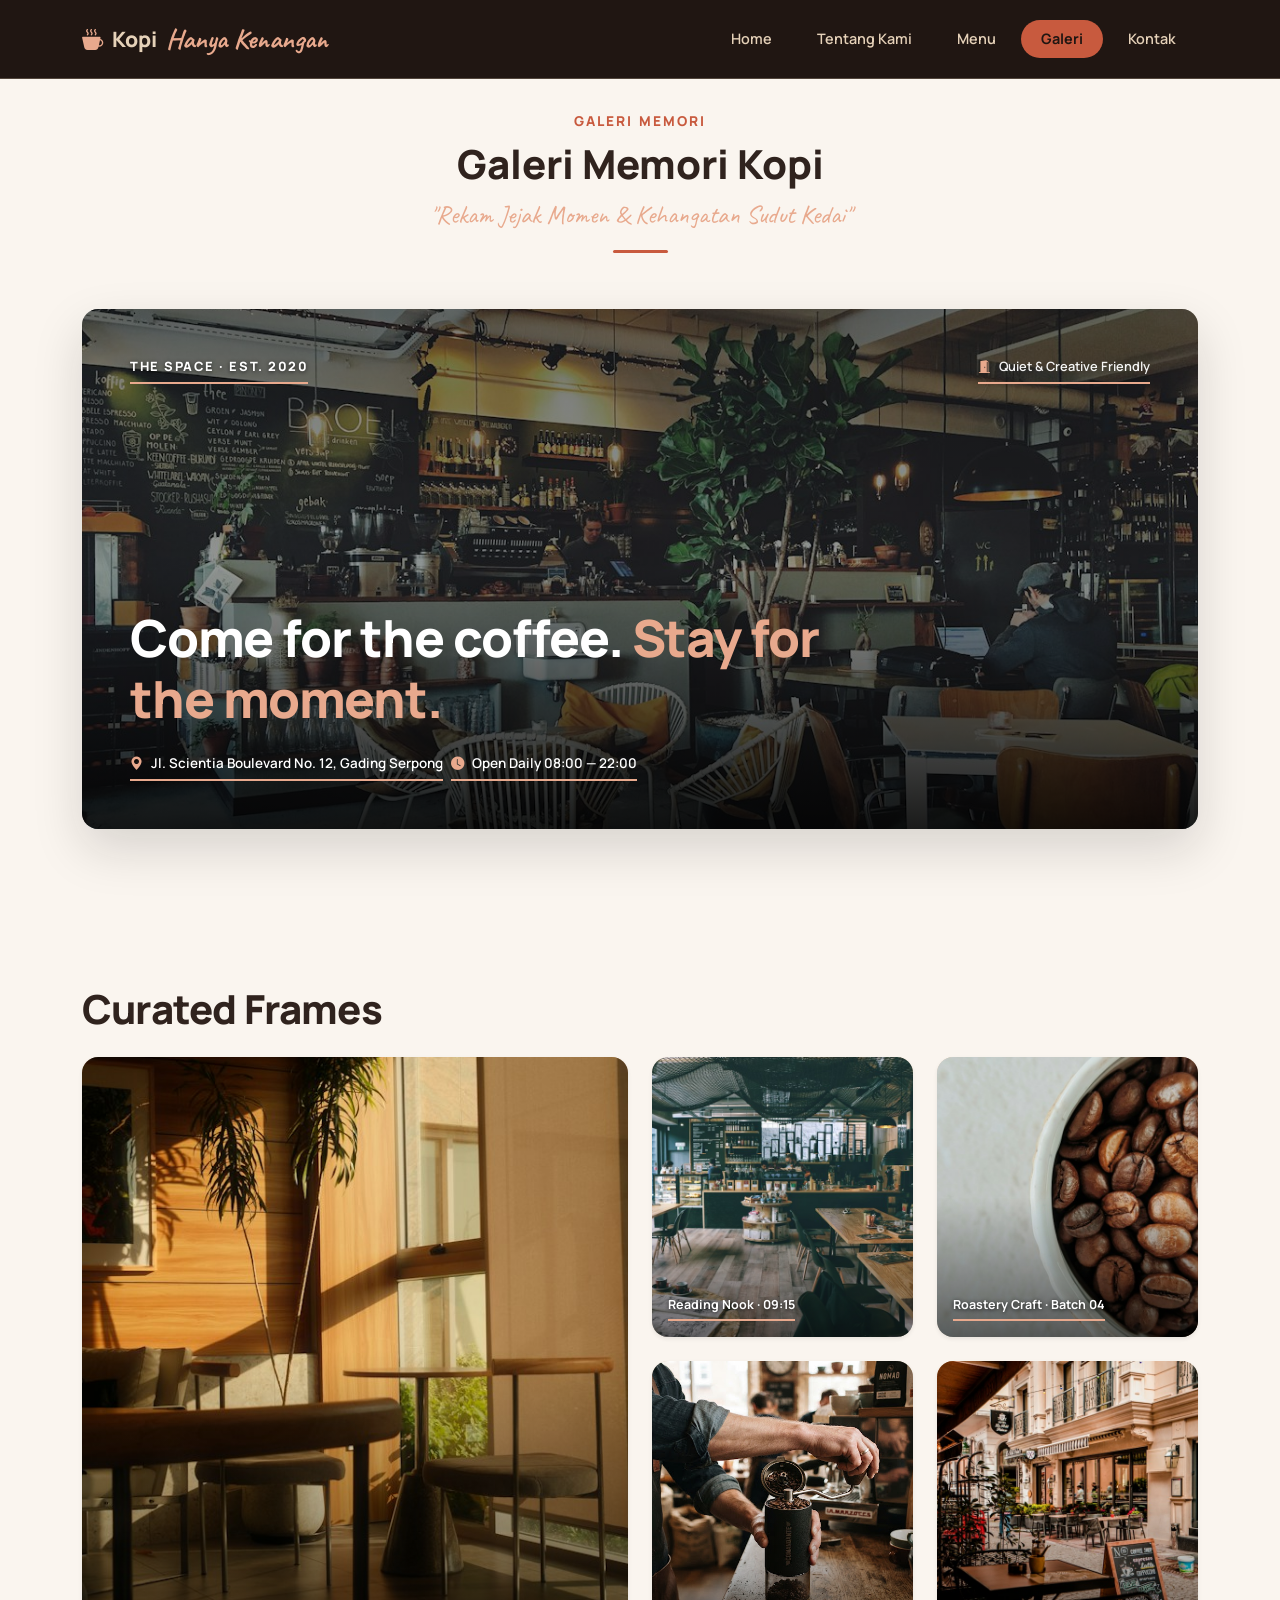
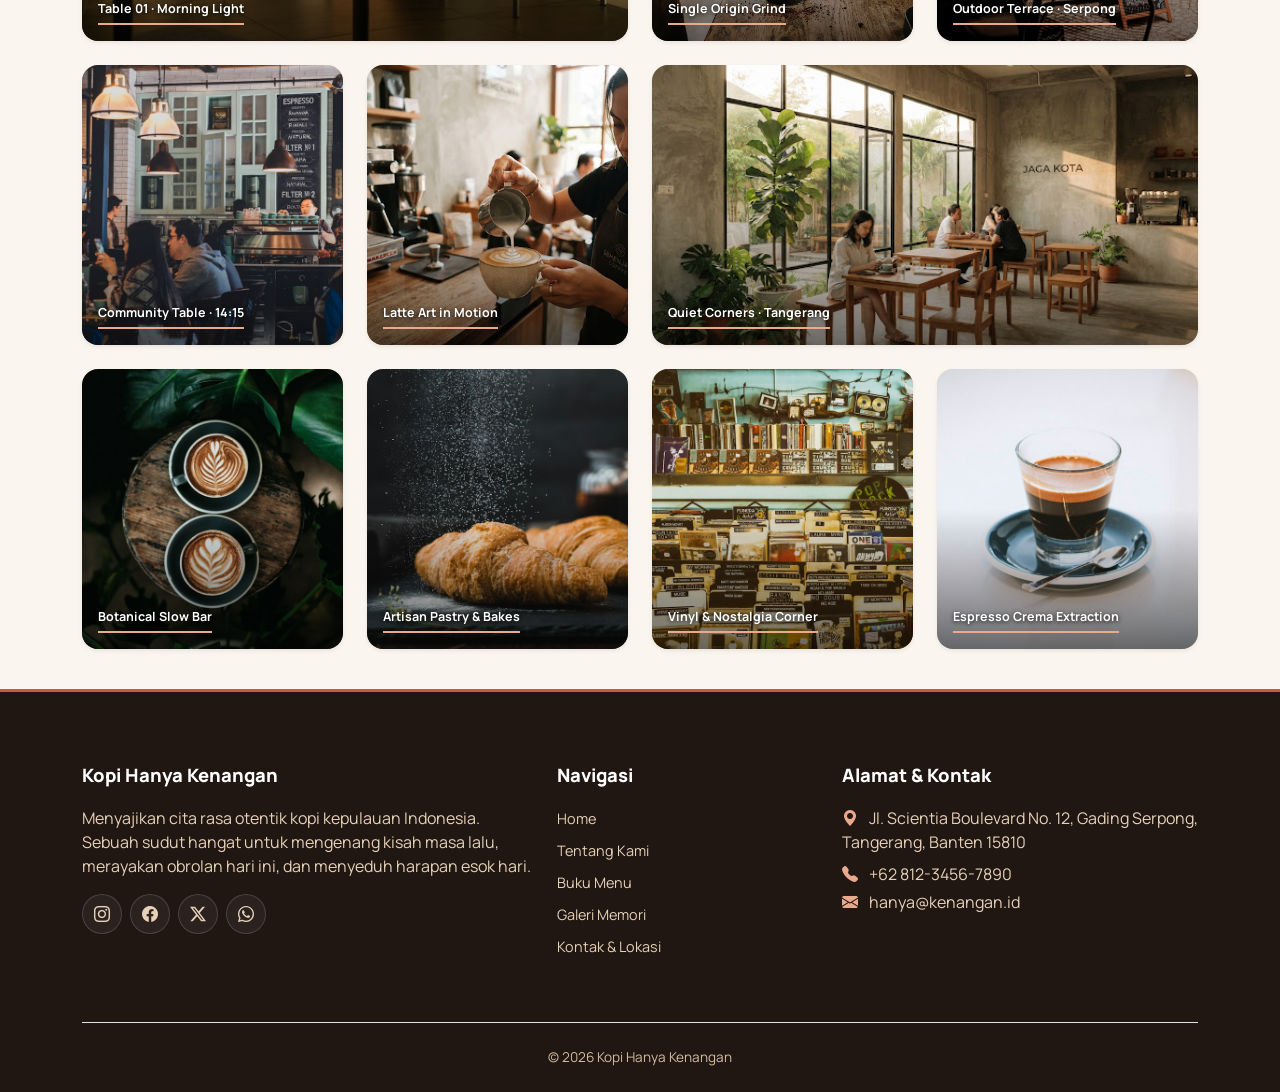
<file: gallery.html>
<!doctype html>
<html lang="id">
  <head>
    <meta charset="UTF-8" />
    <meta name="viewport" content="width=device-width, initial-scale=1.0" />
    <meta
      name="description"
      content="Galeri Kopi Hanya Kenangan - Potret visual sudut kedai bernuansa hangat, mesin ekstraksi espresso, biji sangrai pilihan, serta momen kebersamaan."
    />
    <title>Galeri Memori - Kopi Hanya Kenangan</title>

    <link rel="preconnect" href="https://fonts.googleapis.com" />
    <link rel="preconnect" href="https://fonts.gstatic.com" crossorigin />
    <link
      href="https://fonts.googleapis.com/css2?family=Caveat:wght@600;700&amp;family=Manrope:wght@400;500;600;700;800&amp;display=swap"
      rel="stylesheet"
    />
    <link
      href="https://cdn.jsdelivr.net/npm/bootstrap@5.3.3/dist/css/bootstrap.min.css"
      rel="stylesheet"
    />
    <link
      href="https://cdn.jsdelivr.net/npm/bootstrap-icons@1.11.3/font/bootstrap-icons.min.css"
      rel="stylesheet"
    />
    <link href="assets/css/style.css" rel="stylesheet" />
  </head>
  <body id="top">
    <header class="floating-header">
      <nav
        class="navbar navbar-expand-lg navbar-dark navbar-coffee"
        aria-label="Navigasi Utama"
      >
        <div class="container">
          <a class="navbar-brand" href="index.html">
            <i class="bi bi-cup-hot-fill text-warning" aria-hidden="true"></i>
            <span>Kopi</span> <span class="brand-script">Hanya Kenangan</span>
          </a>
          <button
            class="navbar-toggler"
            type="button"
            data-bs-toggle="collapse"
            data-bs-target="#navbarUtama"
            aria-controls="navbarUtama"
            aria-expanded="false"
            aria-label="Buka navigasi menu"
          >
            <span class="navbar-toggler-icon"></span>
          </button>

          <div class="collapse navbar-collapse" id="navbarUtama">
            <ul class="navbar-nav ms-auto mb-2 mb-lg-0">
              <li class="nav-item">
                <a class="nav-link" href="index.html">Home</a>
              </li>
              <li class="nav-item">
                <a class="nav-link" href="about.html">Tentang Kami</a>
              </li>
              <li class="nav-item">
                <a class="nav-link" href="menu.html">Menu</a>
              </li>
              <li class="nav-item">
                <a
                  class="nav-link active"
                  aria-current="page"
                  href="gallery.html"
                  >Galeri</a
                >
              </li>
              <li class="nav-item">
                <a class="nav-link" href="contact.html">Kontak</a>
              </li>
            </ul>
          </div>
        </div>
      </nav>
    </header>

    <main>
      <section class="space-section" aria-labelledby="heading-galeri-memori">
        <div class="container">
          <div class="section-title">
            <span class="subtitle">Galeri Memori</span>
            <h1 id="heading-galeri-memori">Galeri Memori Kopi</h1>
            <p class="tagline-script">
              "Rekam Jejak Momen &amp; Kehangatan Sudut Kedai"
            </p>

            <div class="divider"></div>
          </div>
          <div
            class="space-card position-relative rounded-4 overflow-hidden d-flex flex-column justify-content-between p-4 p-md-5"
          >
            <div class="space-bg-wrap">
              <img
                src="assets/images/gallery-space-main.jpg"
                alt="Architectural interior photography of Kopi Hanya Kenangan flagship space"
                class="space-bg-img"
                width="1200"
                height="700"
              />
              <div class="space-scrim"></div>
            </div>

            <div
              class="space-top-bar position-relative z-2 d-flex align-items-center justify-content-between"
            >
              <div class="space-est-badge">
                <span>The Space &middot; Est. 2020</span>
              </div>
              <div class="space-feature-badge d-none d-sm-inline-flex">
                <i
                  class="bi bi-door-open-fill text-warning"
                  aria-hidden="true"
                ></i>
                <span>Quiet &amp; Creative Friendly</span>
              </div>
            </div>

            <div class="space-content">
              <h2 id="heading-space-feature" class="space-title">
                Come for the coffee.
                <span class="text-primary-accent">Stay for the moment.</span>
              </h2>
              <div
                class="space-meta-pills d-flex align-items-center gap-2 flex-wrap"
              >
                <div
                  class="space-meta-pill d-inline-flex align-items-center gap-2"
                >
                  <i
                    class="bi bi-geo-alt-fill text-warning"
                    aria-hidden="true"
                  ></i>
                  <span>Jl. Scientia Boulevard No. 12, Gading Serpong</span>
                </div>
                <div
                  class="space-meta-pill d-inline-flex align-items-center gap-2"
                >
                  <i
                    class="bi bi-clock-fill text-warning"
                    aria-hidden="true"
                  ></i>
                  <span>Open Daily 08:00 &mdash; 22:00</span>
                </div>
              </div>
            </div>
          </div>
        </div>
      </section>
      <section class="gallery-section" aria-labelledby="heading-curated-frames">
        <div class="container">
          <div
            class="d-flex flex-column flex-sm-row align-items-start align-items-sm-center justify-content-between gap-3 pb-4"
          >
            <div>
              <h2 id="heading-curated-frames" class="gallery-title">
                Curated Frames
              </h2>
            </div>
          </div>

          <div class="editorial-grid">
            <div
              class="editorial-item position-relative rounded-4 overflow-hidden shadow-sm grid-col-span-2 grid-row-span-2"
            >
              <img
                src="assets/images/gallery-table-morning.jpg"
                alt="Aesthetic sunlit cafe table by the window with warm morning light and ambient shadows"
                class="editorial-img"
                width="800"
                height="600"
              />
              <div class="editorial-scrim"></div>
              <div class="editorial-caption">
                <div class="caption-badge">
                  <span>Table 01 &middot; Morning Light</span>
                </div>
              </div>
            </div>

            <div
              class="editorial-item position-relative rounded-4 overflow-hidden shadow-sm"
            >
              <img
                src="assets/images/gallery-reading-corner.jpg"
                alt="Cozy aesthetic cafe corner with books and mezzanine view"
                class="editorial-img"
                width="600"
                height="600"
              />
              <div class="editorial-scrim"></div>
              <div class="editorial-caption">
                <span class="caption-badge">Reading Nook &middot; 09:15</span>
              </div>
            </div>

            <div
              class="editorial-item position-relative rounded-4 overflow-hidden shadow-sm"
            >
              <img
                src="assets/images/gallery-roastery-drum.jpg"
                alt="Macro freshly roasted single origin coffee beans"
                class="editorial-img"
                width="600"
                height="600"
              />
              <div class="editorial-scrim"></div>
              <div class="editorial-caption">
                <span class="caption-badge"
                  >Roastery Craft &middot; Batch 04</span
                >
              </div>
            </div>

            <div
              class="editorial-item position-relative rounded-4 overflow-hidden shadow-sm"
            >
              <img
                src="assets/images/gallery-single-origin-grind.jpg"
                alt="Precision manual hand grinder dosing freshly roasted specialty coffee beans"
                class="editorial-img"
                width="600"
                height="600"
              />
              <div class="editorial-scrim"></div>
              <div class="editorial-caption">
                <span class="caption-badge">Single Origin Grind</span>
              </div>
            </div>

            <div
              class="editorial-item position-relative rounded-4 overflow-hidden shadow-sm"
            >
              <img
                src="assets/images/gallery-outdoor-terrace.jpg"
                alt="Charming outdoor sidewalk bistro cafe seating with umbrella and warm atmosphere"
                class="editorial-img"
                width="600"
                height="600"
              />
              <div class="editorial-scrim"></div>
              <div class="editorial-caption">
                <span class="caption-badge"
                  >Outdoor Terrace &middot; Serpong</span
                >
              </div>
            </div>

            <div
              class="editorial-item position-relative rounded-4 overflow-hidden shadow-sm"
            >
              <img
                src="assets/images/gallery-community-table.jpg"
                alt="Large solid wood communal table surrounded by lush greenery and warm cafe conversation"
                class="editorial-img"
                width="600"
                height="600"
              />
              <div class="editorial-scrim"></div>
              <div class="editorial-caption">
                <span class="caption-badge"
                  >Community Table &middot; 14:15</span
                >
              </div>
            </div>

            <div
              class="editorial-item position-relative rounded-4 overflow-hidden shadow-sm"
            >
              <img
                src="assets/images/gallery-latte-art-motion.jpg"
                alt="Barista pouring velvety steamed milk into a ceramic cup forming delicate latte art"
                class="editorial-img"
                width="600"
                height="600"
              />
              <div class="editorial-scrim"></div>
              <div class="editorial-caption">
                <span class="caption-badge">Latte Art in Motion</span>
              </div>
            </div>
            <div
              class="editorial-item position-relative rounded-4 overflow-hidden shadow-sm grid-col-span-2"
            >
              <img
                src="assets/images/gallery-quiet-corners.jpg"
                alt="Minimalist architectural seating area by grand sunlit glass windows"
                class="editorial-img"
                width="800"
                height="600"
              />
              <div class="editorial-scrim"></div>
              <div class="editorial-caption">
                <div class="caption-badge">
                  <span>Quiet Corners &middot; Tangerang</span>
                </div>
              </div>
            </div>
            <div
              class="editorial-item position-relative rounded-4 overflow-hidden shadow-sm"
            >
              <img
                src="assets/images/gallery-botanical-bar.jpg"
                alt="Artisanal coffees served on rustic wooden platter surrounded by lush tropical botanicals"
                class="editorial-img"
                width="600"
                height="600"
              />
              <div class="editorial-scrim"></div>
              <div class="editorial-caption">
                <span class="caption-badge">Botanical Slow Bar</span>
              </div>
            </div>

            <div
              class="editorial-item position-relative rounded-4 overflow-hidden shadow-sm"
            >
              <img
                src="assets/images/gallery-pastry-pairing.jpg"
                alt="Golden flaky freshly baked butter croissants on ceramic plate"
                class="editorial-img"
                width="600"
                height="600"
              />
              <div class="editorial-scrim"></div>
              <div class="editorial-caption">
                <span class="caption-badge">Artisan Pastry &amp; Bakes</span>
              </div>
            </div>

            <div
              class="editorial-item position-relative rounded-4 overflow-hidden shadow-sm"
            >
              <img
                src="assets/images/gallery-vinyl-nostalgia.jpg"
                alt="Vintage cassette and vinyl record crates illuminated by warm fairy lights"
                class="editorial-img"
                width="600"
                height="600"
              />
              <div class="editorial-scrim"></div>
              <div class="editorial-caption">
                <span class="caption-badge">Vinyl &amp; Nostalgia Corner</span>
              </div>
            </div>

            <div
              class="editorial-item position-relative rounded-4 overflow-hidden shadow-sm"
            >
              <img
                src="assets/images/gallery-espresso-crema.jpg"
                alt="Freshly extracted specialty espresso shot with thick golden crema on porcelain saucer"
                class="editorial-img"
                width="600"
                height="600"
              />
              <div class="editorial-scrim"></div>
              <div class="editorial-caption">
                <span class="caption-badge">Espresso Crema Extraction</span>
              </div>
            </div>
          </div>
        </div>
      </section>
    </main>

    <footer>
      <div class="container">
        <div class="row g-4">
          <div class="col-12 col-md-5 col-lg-5">
            <h3>Kopi Hanya Kenangan</h3>
            <p>
              Menyajikan cita rasa otentik kopi kepulauan Indonesia. Sebuah
              sudut hangat untuk mengenang kisah masa lalu, merayakan obrolan
              hari ini, dan menyeduh harapan esok hari.
            </p>
            <div class="social-links d-flex gap-2 mt-3">
              <a
                href="https://instagram.com"
                class="social-icon"
                aria-label="Instagram Kopi Hanya Kenangan"
                target="_blank"
                rel="noopener noreferrer"
                ><i class="bi bi-instagram"></i
              ></a>
              <a
                href="https://facebook.com"
                class="social-icon"
                aria-label="Facebook Kopi Hanya Kenangan"
                target="_blank"
                rel="noopener noreferrer"
                ><i class="bi bi-facebook"></i
              ></a>
              <a
                href="https://twitter.com"
                class="social-icon"
                aria-label="X Twitter Kopi Hanya Kenangan"
                target="_blank"
                rel="noopener noreferrer"
                ><i class="bi bi-twitter-x"></i
              ></a>
              <a
                href="https://whatsapp.com"
                class="social-icon"
                aria-label="WhatsApp Kopi Hanya Kenangan"
                target="_blank"
                rel="noopener noreferrer"
                ><i class="bi bi-whatsapp"></i
              ></a>
            </div>
          </div>

          <div class="col-12 col-md-3 col-lg-3">
            <h3>Navigasi</h3>
            <ul class="footer-links list-unstyled">
              <li><a href="index.html">Home</a></li>
              <li><a href="about.html">Tentang Kami</a></li>
              <li><a href="menu.html">Buku Menu</a></li>
              <li><a href="gallery.html">Galeri Memori</a></li>
              <li><a href="contact.html">Kontak &amp; Lokasi</a></li>
            </ul>
          </div>

          <div class="col-12 col-md-4 col-lg-4">
            <h3>Alamat &amp; Kontak</h3>
            <p class="mb-2">
              <i
                class="bi bi-geo-alt-fill text-warning me-2"
                aria-hidden="true"
              ></i>
              Jl. Scientia Boulevard No. 12, Gading Serpong, Tangerang, Banten
              15810
            </p>
            <p class="mb-1">
              <i
                class="bi bi-telephone-fill text-warning me-2"
                aria-hidden="true"
              ></i>
              +62 812-3456-7890
            </p>
            <p class="mb-0">
              <i
                class="bi bi-envelope-fill text-warning me-2"
                aria-hidden="true"
              ></i>
              hanya@kenangan.id
            </p>
          </div>
        </div>

        <div
          class="footer-bottom border-top pt-4 mt-5 d-flex flex-column align-items-center gap-3 text-center"
        >
          <p class="mb-0">&copy; 2026 Kopi Hanya Kenangan</p>
        </div>
      </div>
    </footer>

    <a href="#top" id="backToTop" aria-label="Kembali ke atas">
      <i class="bi bi-arrow-up" aria-hidden="true"></i>
    </a>

    <script src="https://cdn.jsdelivr.net/npm/bootstrap@5.3.3/dist/js/bootstrap.bundle.min.js"></script>
    <script src="assets/js/main.js"></script>
  </body>
</html>
</file>
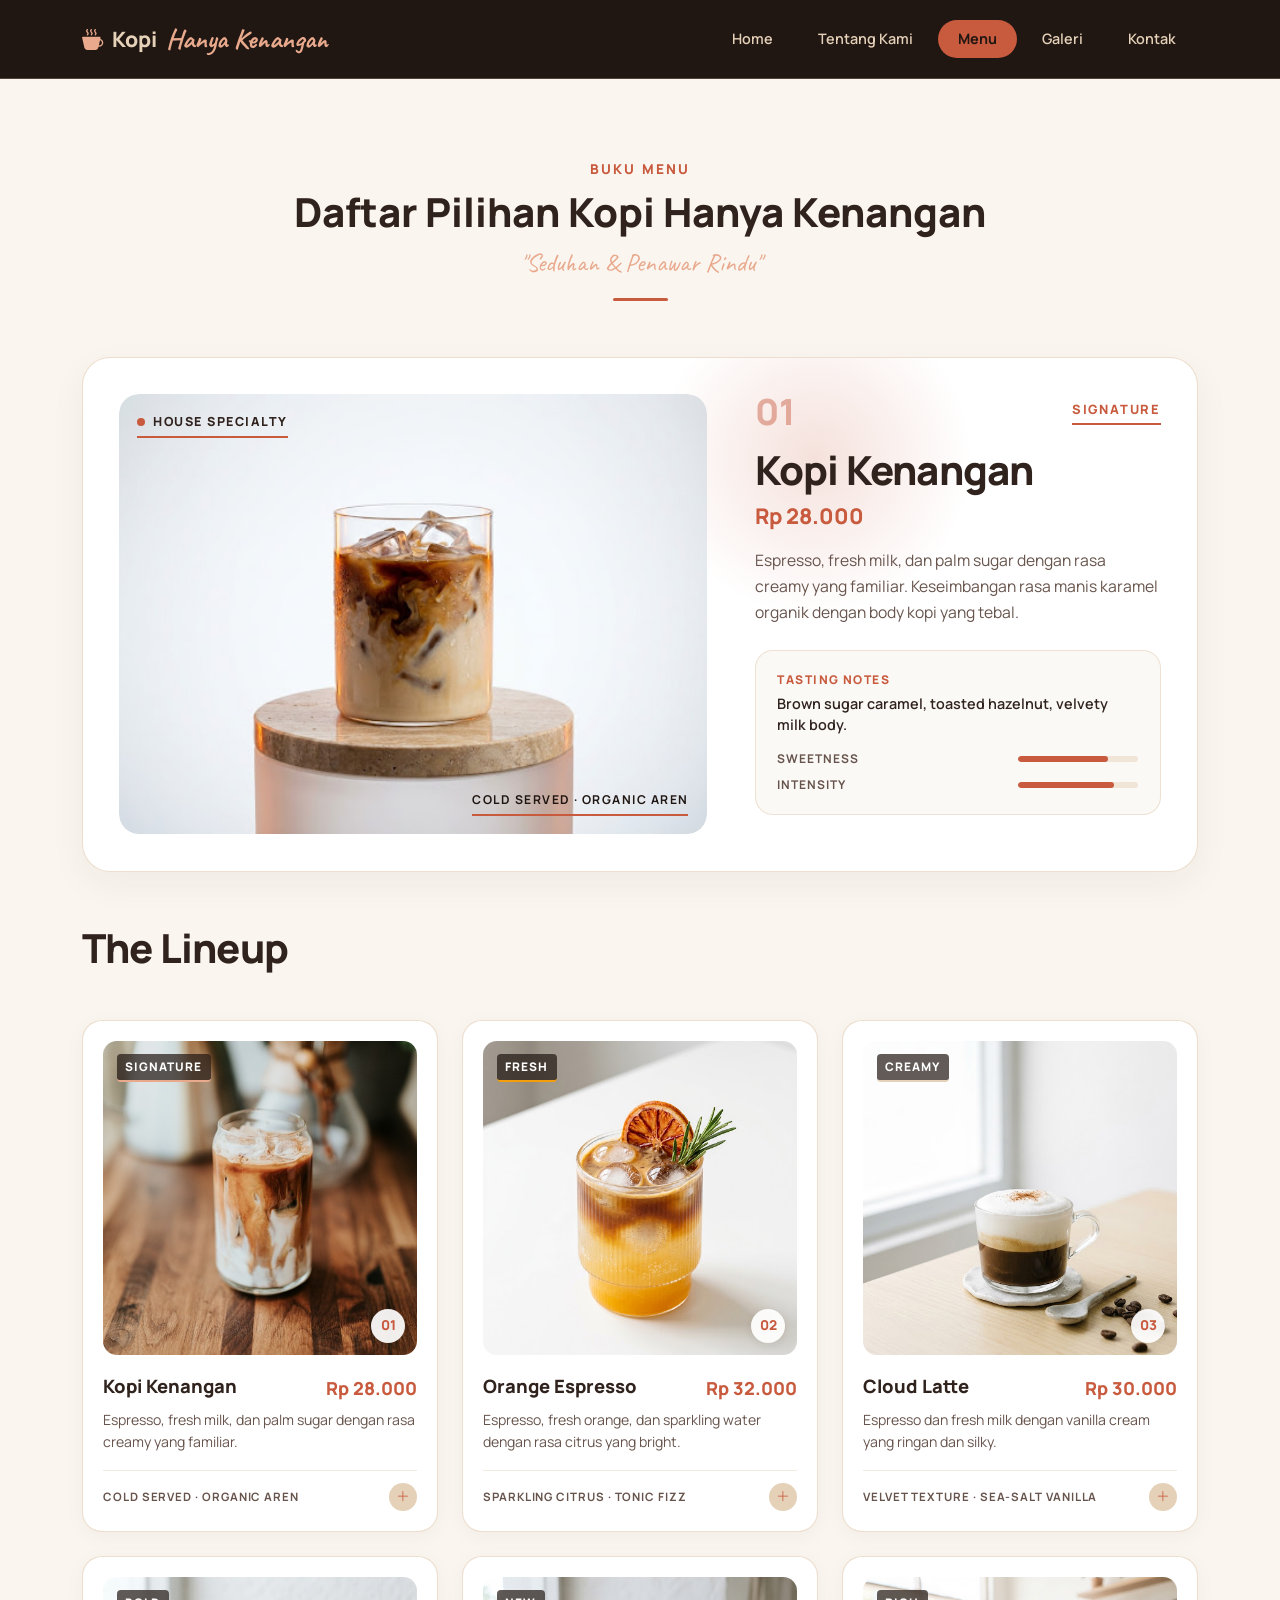
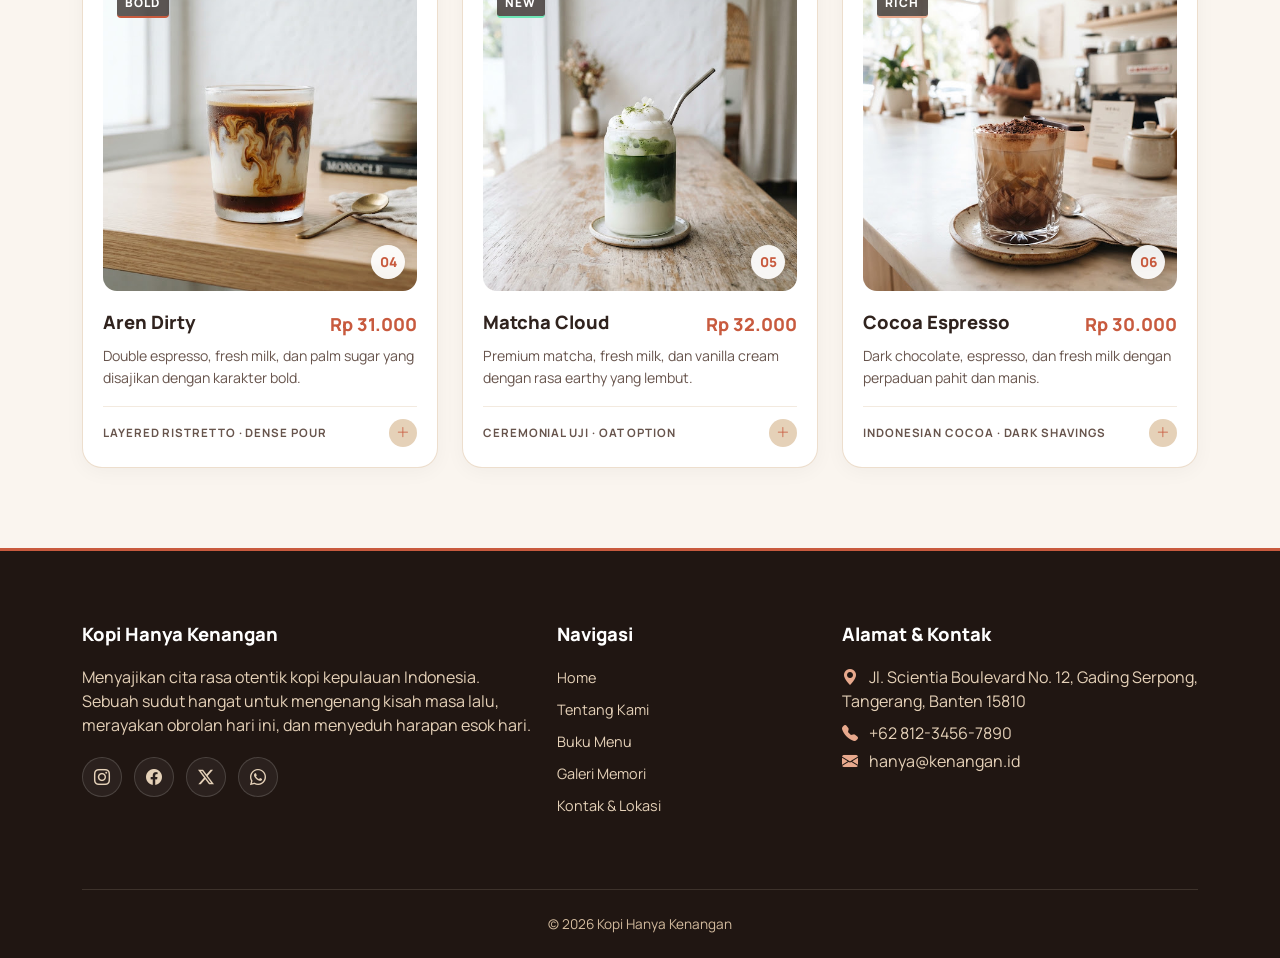
<file: menu.html>
<!doctype html>
<html lang="id">
  <head>
    <meta charset="UTF-8" />
    <meta name="viewport" content="width=device-width, initial-scale=1.0" />
    <meta
      name="description"
      content="Buku Menu Kopi Hanya Kenangan - Pilihan kopi single origin Nusantara, racikan signature kenangan manis, serta kudapan tradisional nostalgia."
    />
    <title>Buku Menu - Kopi Hanya Kenangan</title>

    <link rel="preconnect" href="https://fonts.googleapis.com">
    <link rel="preconnect" href="https://fonts.gstatic.com" crossorigin>
    <link
      href="https://fonts.googleapis.com/css2?family=Caveat:wght@600;700&amp;family=Manrope:wght@400;500;600;700;800&amp;display=swap"
      rel="stylesheet"
    >
    <link
      href="https://cdn.jsdelivr.net/npm/bootstrap@5.3.3/dist/css/bootstrap.min.css"
      rel="stylesheet"
    >
    <link
      href="https://cdn.jsdelivr.net/npm/bootstrap-icons@1.11.3/font/bootstrap-icons.min.css"
      rel="stylesheet"
    >
    <link href="assets/css/style.css" rel="stylesheet">
  </head>
  <body id="top">
    <header class="floating-header">
      <nav
        class="navbar navbar-expand-lg navbar-dark navbar-coffee"
        aria-label="Navigasi Utama"
      >
        <div class="container">
          <a class="navbar-brand" href="index.html">
            <i class="bi bi-cup-hot-fill text-warning" aria-hidden="true"></i>
            <span>Kopi</span> <span class="brand-script">Hanya Kenangan</span>
          </a>
          <button
            class="navbar-toggler"
            type="button"
            data-bs-toggle="collapse"
            data-bs-target="#navbarUtama"
            aria-controls="navbarUtama"
            aria-expanded="false"
            aria-label="Buka navigasi menu"
          >
            <span class="navbar-toggler-icon"></span>
          </button>

          <div class="collapse navbar-collapse" id="navbarUtama">
            <ul class="navbar-nav ms-auto mb-2 mb-lg-0">
              <li class="nav-item">
                <a class="nav-link" href="index.html">Home</a>
              </li>
              <li class="nav-item">
                <a class="nav-link" href="about.html">Tentang Kami</a>
              </li>
              <li class="nav-item">
                <a class="nav-link active" aria-current="page" href="menu.html"
                  >Menu</a
                >
              </li>
              <li class="nav-item">
                <a class="nav-link" href="gallery.html">Galeri</a>
              </li>
              <li class="nav-item">
                <a class="nav-link" href="contact.html">Kontak</a>
              </li>
            </ul>
          </div>
        </div>
      </nav>
    </header>

    <main>
      <section
        class="section-py signature-section"
        aria-labelledby="heading-katalog-menu"
      >
        <div class="container">
          <div class="section-title">
            <span class="subtitle">Buku Menu</span>
            <h1 id="heading-katalog-menu">
              Daftar Pilihan Kopi Hanya Kenangan
            </h1>
            <p class="tagline-script">"Seduhan &amp; Penawar Rindu"</p>

            <div class="divider"></div>
          </div>
          <div class="signature-card">
            <div class="signature-glow" aria-hidden="true"></div>
            <div class="row g-4 g-lg-5 align-items-center position-relative">
              <div class="col-12 col-lg-7">
                <div class="signature-visual-wrap">
                  <div class="signature-img-box">
                    <img
                      src="assets/images/signature-kenangan.jpg"
                      alt="House specialty signature Kopi Kenangan poured over ice on travertine"
                      class="signature-img"
                      width="600"
                      height="460"
                    />
                  </div>
                  <div class="signature-tag-top">
                    <span class="tag-dot" aria-hidden="true"></span>
                    <span class="tag-text">House Specialty</span>
                  </div>
                  <div class="signature-tag-bottom">
                    <span>Cold Served &middot; Organic Aren</span>
                  </div>
                </div>
              </div>

              <div class="col-12 col-lg-5">
                <div>
                  <div
                    class="d-flex align-items-center justify-content-between mb-3"
                  >
                    <span class="signature-num">01</span>
                    <span class="signature-badge">Signature</span>
                  </div>
                  <div class="mb-3">
                    <h2 id="heading-signature" class="signature-title">
                      Kopi Kenangan
                    </h2>
                    <span class="signature-price">Rp 28.000</span>
                  </div>
                  <p class="signature-desc">
                    Espresso, fresh milk, dan palm sugar dengan rasa creamy yang
                    familiar. Keseimbangan rasa manis karamel organik dengan
                    body kopi yang tebal.
                  </p>

                  <div class="signature-sensory-card">
                    <span class="sensory-label">Tasting Notes</span>
                    <p class="sensory-notes">
                      Brown sugar caramel, toasted hazelnut, velvety milk body.
                    </p>

                    <div class="sensory-meter-item">
                      <span class="meter-name">Sweetness</span>
                      <div
                        class="meter-track"
                        role="progressbar"
                        aria-valuenow="75"
                        aria-valuemin="0"
                        aria-valuemax="100"
                        aria-label="Sweetness 75%"
                      >
                        <div class="meter-fill" style="width: 75%"></div>
                      </div>
                    </div>

                    <div class="sensory-meter-item">
                      <span class="meter-name">Intensity</span>
                      <div
                        class="meter-track"
                        role="progressbar"
                        aria-valuenow="80"
                        aria-valuemin="0"
                        aria-valuemax="100"
                        aria-label="Intensity 80%"
                      >
                        <div class="meter-fill" style="width: 80%"></div>
                      </div>
                    </div>
                  </div>
                </div>
              </div>
            </div>
          </div>
        </div>
      </section>

      <section class="section-py pt-4" aria-labelledby="heading-lineup">
        <div class="container">
          <div
            class="d-flex flex-column flex-sm-row align-items-start align-items-sm-end justify-content-between gap-3 mb-4 mb-lg-5"
          >
            <div>
              <h2 id="heading-lineup" class="lineup-title mb-0">The Lineup</h2>
            </div>
          </div>

          <div class="row g-4">
            <div class="col-12 col-md-6 col-lg-4 d-flex">
              <article class="lineup-card w-100">
                <div class="lineup-img-wrap">
                  <img
                    src="assets/images/menu-kopi-kenangan.jpg"
                    alt="Kopi Kenangan with layered palm sugar and espresso"
                    class="lineup-img"
                    width="500"
                    height="500"
                  />
                  <div class="lineup-badge badge-sig-primary">Signature</div>
                  <div class="lineup-number">01</div>
                </div>
                <div class="lineup-content">
                  <div>
                    <div
                      class="d-flex align-items-start justify-content-between gap-2"
                    >
                      <h3 class="lineup-item-name">Kopi Kenangan</h3>
                      <span class="lineup-item-price">Rp 28.000</span>
                    </div>
                    <p class="lineup-item-desc">
                      Espresso, fresh milk, dan palm sugar dengan rasa creamy
                      yang familiar.
                    </p>
                  </div>
                  <div class="lineup-footer">
                    <span class="lineup-tag"
                      >Cold Served &middot; Organic Aren</span
                    >
                    <span class="lineup-add-btn" aria-hidden="true">
                      <i class="bi bi-plus-lg"></i>
                    </span>
                  </div>
                </div>
              </article>
            </div>

            <div class="col-12 col-md-6 col-lg-4 d-flex">
              <article class="lineup-card w-100">
                <div class="lineup-img-wrap">
                  <img
                    src="assets/images/menu-orange-espresso.jpg"
                    alt="Orange Espresso with fresh orange and sparkling tonic in ribbed tumbler"
                    class="lineup-img"
                    width="500"
                    height="500"
                  />
                  <div class="lineup-badge badge-sig-orange">Fresh</div>
                  <div class="lineup-number">02</div>
                </div>
                <div class="lineup-content">
                  <div>
                    <div
                      class="d-flex align-items-start justify-content-between gap-2"
                    >
                      <h3 class="lineup-item-name">Orange Espresso</h3>
                      <span class="lineup-item-price">Rp 32.000</span>
                    </div>
                    <p class="lineup-item-desc">
                      Espresso, fresh orange, dan sparkling water dengan rasa
                      citrus yang bright.
                    </p>
                  </div>
                  <div class="lineup-footer">
                    <span class="lineup-tag"
                      >Sparkling Citrus &middot; Tonic Fizz</span
                    >
                    <span class="lineup-add-btn" aria-hidden="true">
                      <i class="bi bi-plus-lg"></i>
                    </span>
                  </div>
                </div>
              </article>
            </div>

            <div class="col-12 col-md-6 col-lg-4 d-flex">
              <article class="lineup-card w-100">
                <div class="lineup-img-wrap">
                  <img
                    src="assets/images/menu-cloud-latte.jpg"
                    alt="Cloud Latte in minimalist clear glass with silky vanilla cream layer"
                    class="lineup-img"
                    width="500"
                    height="500"
                  />
                  <div class="lineup-badge badge-sig-creamy">Creamy</div>
                  <div class="lineup-number">03</div>
                </div>
                <div class="lineup-content">
                  <div>
                    <div
                      class="d-flex align-items-start justify-content-between gap-2"
                    >
                      <h3 class="lineup-item-name">Cloud Latte</h3>
                      <span class="lineup-item-price">Rp 30.000</span>
                    </div>
                    <p class="lineup-item-desc">
                      Espresso dan fresh milk dengan vanilla cream yang ringan
                      dan silky.
                    </p>
                  </div>
                  <div class="lineup-footer">
                    <span class="lineup-tag"
                      >Velvet Texture &middot; Sea-salt Vanilla</span
                    >
                    <span class="lineup-add-btn" aria-hidden="true">
                      <i class="bi bi-plus-lg"></i>
                    </span>
                  </div>
                </div>
              </article>
            </div>

            <div class="col-12 col-md-6 col-lg-4 d-flex">
              <article class="lineup-card w-100">
                <div class="lineup-img-wrap">
                  <img
                    src="assets/images/menu-aren-dirty.jpg"
                    alt="Aren Dirty coffee layered ristretto and cold milk marbling"
                    class="lineup-img"
                    width="500"
                    height="500"
                  />
                  <div class="lineup-badge badge-sig-bold">Bold</div>
                  <div class="lineup-number">04</div>
                </div>
                <div class="lineup-content">
                  <div>
                    <div
                      class="d-flex align-items-start justify-content-between gap-2"
                    >
                      <h3 class="lineup-item-name">Aren Dirty</h3>
                      <span class="lineup-item-price">Rp 31.000</span>
                    </div>
                    <p class="lineup-item-desc">
                      Double espresso, fresh milk, dan palm sugar yang disajikan
                      dengan karakter bold.
                    </p>
                  </div>
                  <div class="lineup-footer">
                    <span class="lineup-tag"
                      >Layered Ristretto &middot; Dense Pour</span
                    >
                    <span class="lineup-add-btn" aria-hidden="true">
                      <i class="bi bi-plus-lg"></i>
                    </span>
                  </div>
                </div>
              </article>
            </div>

            <div class="col-12 col-md-6 col-lg-4 d-flex">
              <article class="lineup-card w-100">
                <div class="lineup-img-wrap">
                  <img
                    src="assets/images/menu-matcha-cloud.jpg"
                    alt="Matcha Cloud ceremonial grade Uji matcha layered over oat milk"
                    class="lineup-img"
                    width="500"
                    height="500"
                  />
                  <div class="lineup-badge badge-sig-matcha">New</div>
                  <div class="lineup-number">05</div>
                </div>
                <div class="lineup-content">
                  <div>
                    <div
                      class="d-flex align-items-start justify-content-between gap-2"
                    >
                      <h3 class="lineup-item-name">Matcha Cloud</h3>
                      <span class="lineup-item-price">Rp 32.000</span>
                    </div>
                    <p class="lineup-item-desc">
                      Premium matcha, fresh milk, dan vanilla cream dengan rasa
                      earthy yang lembut.
                    </p>
                  </div>
                  <div class="lineup-footer">
                    <span class="lineup-tag"
                      >Ceremonial Uji &middot; Oat Option</span
                    >
                    <span class="lineup-add-btn" aria-hidden="true">
                      <i class="bi bi-plus-lg"></i>
                    </span>
                  </div>
                </div>
              </article>
            </div>

            <div class="col-12 col-md-6 col-lg-4 d-flex">
              <article class="lineup-card w-100">
                <div class="lineup-img-wrap">
                  <img
                    src="assets/images/menu-cocoa-espresso.jpg"
                    alt="Cocoa Espresso in textured glass with dark chocolate shavings"
                    class="lineup-img"
                    width="500"
                    height="500"
                  />
                  <div class="lineup-badge badge-sig-cocoa">Rich</div>
                  <div class="lineup-number">06</div>
                </div>
                <div class="lineup-content">
                  <div>
                    <div
                      class="d-flex align-items-start justify-content-between gap-2"
                    >
                      <h3 class="lineup-item-name">Cocoa Espresso</h3>
                      <span class="lineup-item-price">Rp 30.000</span>
                    </div>
                    <p class="lineup-item-desc">
                      Dark chocolate, espresso, dan fresh milk dengan perpaduan
                      pahit dan manis.
                    </p>
                  </div>
                  <div class="lineup-footer">
                    <span class="lineup-tag"
                      >Indonesian Cocoa &middot; Dark Shavings</span
                    >
                    <span class="lineup-add-btn" aria-hidden="true">
                      <i class="bi bi-plus-lg"></i>
                    </span>
                  </div>
                </div>
              </article>
            </div>
          </div>
        </div>
      </section>
    </main>

    <footer>
      <div class="container">
        <div class="row g-4">
          <div class="col-12 col-md-5 col-lg-5">
            <h3>Kopi Hanya Kenangan</h3>
            <p>
              Menyajikan cita rasa otentik kopi kepulauan Indonesia. Sebuah
              sudut hangat untuk mengenang kisah masa lalu, merayakan obrolan
              hari ini, dan menyeduh harapan esok hari.
            </p>
            <div class="social-links">
              <a
                href="https://instagram.com"
                class="social-icon"
                aria-label="Instagram Kopi Hanya Kenangan"
                target="_blank"
                rel="noopener noreferrer"
                ><i class="bi bi-instagram"></i
              ></a>
              <a
                href="https://facebook.com"
                class="social-icon"
                aria-label="Facebook Kopi Hanya Kenangan"
                target="_blank"
                rel="noopener noreferrer"
                ><i class="bi bi-facebook"></i
              ></a>
              <a
                href="https://twitter.com"
                class="social-icon"
                aria-label="X Twitter Kopi Hanya Kenangan"
                target="_blank"
                rel="noopener noreferrer"
                ><i class="bi bi-twitter-x"></i
              ></a>
              <a
                href="https://whatsapp.com"
                class="social-icon"
                aria-label="WhatsApp Kopi Hanya Kenangan"
                target="_blank"
                rel="noopener noreferrer"
                ><i class="bi bi-whatsapp"></i
              ></a>
            </div>
          </div>

          <div class="col-12 col-md-3 col-lg-3">
            <h3>Navigasi</h3>
            <ul class="footer-links list-unstyled">
              <li><a href="index.html">Home</a></li>
              <li><a href="about.html">Tentang Kami</a></li>
              <li><a href="menu.html">Buku Menu</a></li>
              <li><a href="gallery.html">Galeri Memori</a></li>
              <li><a href="contact.html">Kontak &amp; Lokasi</a></li>
            </ul>
          </div>

          <div class="col-12 col-md-4 col-lg-4">
            <h3>Alamat &amp; Kontak</h3>
            <p class="mb-2">
              <i
                class="bi bi-geo-alt-fill text-warning me-2"
                aria-hidden="true"
              ></i>
              Jl. Scientia Boulevard No. 12, Gading Serpong, Tangerang, Banten
              15810
            </p>
            <p class="mb-1">
              <i
                class="bi bi-telephone-fill text-warning me-2"
                aria-hidden="true"
              ></i>
              +62 812-3456-7890
            </p>
            <p class="mb-0">
              <i
                class="bi bi-envelope-fill text-warning me-2"
                aria-hidden="true"
              ></i>
              hanya@kenangan.id
            </p>
          </div>
        </div>

        <div class="footer-bottom">
          <p class="mb-0">&copy; 2026 Kopi Hanya Kenangan</p>
        </div>
      </div>
    </footer>

    <a href="#top" id="backToTop" aria-label="Kembali ke atas">
      <i class="bi bi-arrow-up" aria-hidden="true"></i>
    </a>

    <script src="https://cdn.jsdelivr.net/npm/bootstrap@5.3.3/dist/js/bootstrap.bundle.min.js"></script>
    <script src="assets/js/main.js"></script>
  </body>
</html>
</file>
<file: assets/css/style.css>
:root {
  --color-milk: #faf5ef;
  --color-terracotta: #c85a3e;
  --color-dark-cocoa: #30231e;
  --color-latte: #e5d1b8;
  --color-dusty-peach: #e8a98d;
  --coffee-primary: #c85a3e;
  --coffee-accent: #c85a3e;
  --coffee-accent-light: #e8a98d;
  --coffee-dark: #30231e;
  --coffee-darkest: #201612;
  --coffee-cream: #e5d1b8;
  --coffee-cream-dark: #d4bc9f;
  --coffee-cream-light: #faf5ef;
  --font-heading: "Manrope", sans-serif;
  --font-body: "Manrope", sans-serif;
  --font-script: "Caveat", cursive;
  --font-accent: "Caveat", cursive;
  --radius-capsule: 9999px;
  --radius-card: 18px;
}
html {
  scroll-behavior: smooth;
  overflow-x: clip;
}
body {
  font-family: "Manrope", sans-serif;
  background-color: var(--coffee-cream-light);
  color: var(--coffee-dark);
  overflow-x: clip;
}
h1,
h2,
h3,
h4,
h5,
h6 {
  font-family: "Manrope", sans-serif;
  color: var(--coffee-dark);
  font-weight: 800;
}
a {
  color: var(--coffee-primary);
  text-decoration: none;
  transition: color 0.25s ease;
}
a:hover {
  color: var(--coffee-accent);
}
.brand-script {
  font-family: "Caveat", cursive;
  font-size: 1.3em;
  font-weight: 700;
  color: var(--coffee-accent-light);
}
.hero-card-script,
.tagline-script {
  font-family: "Caveat", cursive;
  font-size: 1.6rem;
  color: var(--coffee-accent-light);
  display: block;
}
.floating-header {
  position: sticky;
  top: 0;
  z-index: 1040;
  transition: padding 0.45s cubic-bezier(0.25, 1, 0.5, 1);
}
.floating-header.scrolled,
.floating-header.scrolled-header {
  padding: 1.25rem 1.5rem 0.5rem;
}
.navbar-coffee {
  background-color: var(--coffee-darkest);
  border-bottom: 1px solid rgba(229, 209, 184, 0.25);
  padding: 0.85rem 1.5rem;
  transition:
    background-color 0.45s ease,
    border-radius 0.45s ease,
    box-shadow 0.45s ease,
    padding 0.45s ease,
    border-color 0.45s ease,
    max-width 0.45s ease;
}
.navbar-coffee.scrolled {
  background-color: rgba(32, 22, 18, 0.85);
  backdrop-filter: blur(20px);
  border: 1px solid rgba(255, 255, 255, 0.16);
  border-radius: var(--radius-capsule);
  box-shadow: 0 16px 40px rgba(0, 0, 0, 0.35);
  max-width: 1060px;
  margin: 0 auto;
  padding: 0.55rem 1.75rem;
}
.navbar-coffee.scrolled .container {
  max-width: 100%;
  padding: 0;
}
.navbar-coffee .navbar-brand {
  font-size: 1.32rem;
  font-weight: 800;
  color: var(--coffee-cream);
  display: flex;
  align-items: center;
  gap: 0.55rem;
  white-space: nowrap;
}
.navbar-coffee .nav-link {
  font-size: 0.9rem;
  font-weight: 600;
  color: var(--coffee-cream);
  padding: 0.5rem 1.25rem !important;
  margin: 0 0.15rem;
  border-radius: var(--radius-capsule);
  transition: all 0.25s ease;
}
.navbar-coffee .nav-link:hover {
  color: #fff;
  background-color: rgba(255, 255, 255, 0.12);
}
.navbar-coffee .nav-link.active {
  color: var(--coffee-darkest) !important;
  background-color: var(--coffee-accent);
  font-weight: 700;
}
.navbar-coffee .navbar-toggler {
  border: 1px solid rgba(255, 255, 255, 0.25);
  border-radius: var(--radius-capsule);
  padding: 0.35rem 0.65rem;
  background-color: rgba(255, 255, 255, 0.05);
}
.navbar-coffee .navbar-toggler:focus {
  box-shadow: 0 0 0 0.2rem rgba(200, 90, 62, 0.35);
  border-color: var(--coffee-accent);
}
.navbar-coffee .navbar-toggler-icon {
  background-image: url("data:image/svg+xml,%3csvg xmlns='http://www.w3.org/2000/svg' viewBox='0 0 30 30'%3e%3cpath stroke='%23ede0d4' stroke-linecap='round' stroke-miterlimit='10' stroke-width='2.2' d='M4 7h22M4 15h22M4 23h22'/%3e%3c/svg%3e");
}
.btn-pill-solid {
  background-color: #fff;
  color: var(--coffee-darkest) !important;
  font-weight: 700;
  padding: 0.75rem 2rem;
  border-radius: var(--radius-capsule);
  display: inline-flex;
  align-items: center;
  gap: 0.55rem;
  transition: all 0.25s ease;
}
.btn-pill-solid:hover {
  background-color: var(--coffee-cream);
  transform: translateY(-2px);
}
.btn-pill-glass {
  background-color: rgba(255, 255, 255, 0.08);
  backdrop-filter: blur(14px);
  color: #fff !important;
  font-weight: 600;
  border: 1px solid rgba(255, 255, 255, 0.35);
  padding: 0.75rem 2rem;
  border-radius: var(--radius-capsule);
  display: inline-flex;
  align-items: center;
  gap: 0.55rem;
  transition: all 0.25s ease;
}
.btn-pill-glass:hover {
  background-color: rgba(255, 255, 255, 0.2);
  transform: translateY(-2px);
}
.hero-wrapper {
  max-width: 1320px;
  margin: 0 auto;
  padding: 1.75rem 1.5rem 0;
  width: 100%;
}
.hero-card {
  position: relative;
  border-radius: 32px;
  overflow: hidden;
  background:
    linear-gradient(
      to bottom,
      rgba(32, 22, 18, 0.72),
      rgba(32, 22, 18, 0.35) 45%,
      rgba(32, 22, 18, 0.88)
    ),
    url("../images/cafe.jpg") center/cover;
  border: 1px solid rgba(255, 255, 255, 0.16);
  box-shadow: 0 24px 60px rgba(0, 0, 0, 0.3);
  padding: 5.5rem 4rem 5rem;
  color: #fff;
  min-height: 560px;
  display: flex;
  align-items: center;
}
.hero-card-inner {
  max-width: 780px;
}
.hero-badge-pill {
  display: inline-flex;
  align-items: center;
  gap: 0.5rem;
  background-color: transparent;
  color: var(--coffee-accent-light);
  border: none;
  border-bottom: 2px solid var(--coffee-accent);
  padding: 0 0 0.4rem 0;
  border-radius: 0;
  font-size: 0.88rem;
  font-weight: 700;
  letter-spacing: 0.08em;
  text-transform: uppercase;
  margin-bottom: 1.5rem;
  width: fit-content;
}
.hero-wander-title {
  color: #fff;
  font-size: clamp(2.8rem, 6.5vw, 5.2rem);
  font-weight: 800;
  letter-spacing: 0.06em;
  text-transform: uppercase;
  line-height: 1.05;
  margin-bottom: 0.75rem;
}
.hero-wander-badge {
  color: var(--coffee-accent-light);
  font-size: 1.15rem;
  margin-left: 0.25rem;
}
.hero-wander-desc {
  font-size: clamp(1rem, 1.8vw, 1.18rem);
  color: rgba(255, 255, 255, 0.92);
  max-width: 620px;
  margin-bottom: 2rem;
}
.hero-card-ctas {
  display: flex;
  flex-wrap: wrap;
  gap: 1rem;
  align-items: center;
}
.section-py {
  padding-top: 5rem;
  padding-bottom: 5rem;
}
.section-title {
  text-align: center;
  margin-bottom: 3.5rem;
}
.section-title .subtitle {
  color: var(--coffee-accent);
  font-size: 0.85rem;
  font-weight: 800;
  letter-spacing: 0.15em;
  text-transform: uppercase;
  display: block;
  margin-bottom: 0.5rem;
}
.section-title h1,
.section-title h2 {
  font-size: clamp(1.85rem, 3.2vw, 2.5rem);
  font-weight: 800;
}
.section-title .divider {
  width: 55px;
  height: 3px;
  background-color: var(--coffee-accent);
  margin: 0.75rem auto 0;
  border-radius: var(--radius-capsule);
}
.card-feature:hover {
  transform: translateY(-6px);
  box-shadow: 0 16px 36px rgba(48, 35, 30, 0.12);
  border-color: var(--coffee-accent);
}
.card-feature {
  padding: 2.5rem 1.85rem;
  height: 100%;
  text-align: center;
  border-radius: 28px;
  display: flex;
  flex-direction: column;
  align-items: center;
  justify-content: center;
  background-color: #fff;
  border: 1px solid rgba(229, 209, 184, 0.7);
  box-shadow: 0 12px 32px rgba(48, 35, 30, 0.07);
  transition:
    transform 0.35s ease,
    box-shadow 0.35s ease,
    border-color 0.35s ease;
}
.card-feature h3 {
  font-size: 1.25rem;
  font-weight: 800;
  margin-bottom: 0.75rem;
}
.card-feature p {
  font-size: 0.92rem;
  color: #67544c;
  line-height: 1.6;
  margin-bottom: 0;
}
.card-feature .feature-icon {
  width: 64px;
  height: 64px;
  margin: 0 auto 1.25rem;
  background-color: var(--coffee-cream);
  color: var(--coffee-primary);
  border-radius: 50%;
  font-size: 1.65rem;
  display: flex;
  align-items: center;
  justify-content: center;
  transition: all 0.3s ease;
}
.card-feature:hover .feature-icon {
  background-color: var(--coffee-accent);
  color: #fff;
  transform: rotate(6deg) scale(1.05);
}
.signature-section {
  padding-bottom: 1.5rem;
}
.signature-card {
  position: relative;
  background-color: #fff;
  border-radius: 28px;
  border: 1px solid rgba(229, 209, 184, 0.7);
  box-shadow: 0 12px 36px rgba(48, 35, 30, 0.05);
  padding: 2.25rem;
  overflow: hidden;
}
.signature-glow {
  position: absolute;
  top: -60px;
  right: 20%;
  width: 320px;
  height: 320px;
  border-radius: 50%;
  background: radial-gradient(
    circle,
    rgba(200, 90, 62, 0.18) 0%,
    rgba(200, 90, 62, 0) 70%
  );
  pointer-events: none;
}
.signature-visual-wrap {
  position: relative;
  border-radius: 20px;
  overflow: hidden;
}
.signature-img-box {
  border-radius: 20px;
  overflow: hidden;
  background-color: var(--coffee-cream);
}
.signature-img {
  width: 100%;
  height: 440px;
  object-fit: cover;
  display: block;
  transition: transform 0.6s ease;
}
.signature-visual-wrap:hover .signature-img {
  transform: scale(1.04);
}
.signature-tag-top {
  position: absolute;
  top: 1.15rem;
  left: 1.15rem;
  display: inline-flex;
  align-items: center;
  gap: 0.5rem;
  padding: 0 0 0.3rem 0;
  border-radius: 0;
  background: transparent;
  backdrop-filter: none;
  border-bottom: 2px solid var(--coffee-accent);
  box-shadow: none;
}
.signature-tag-top .tag-dot {
  width: 8px;
  height: 8px;
  border-radius: 50%;
  background-color: var(--coffee-accent);
}
.signature-tag-top .tag-text {
  font-size: 0.78rem;
  font-weight: 800;
  letter-spacing: 0.12em;
  text-transform: uppercase;
  color: var(--coffee-dark);
}
.signature-tag-bottom {
  position: absolute;
  bottom: 1.15rem;
  right: 1.15rem;
  padding: 0 0 0.3rem 0;
  border-radius: 0;
  background: transparent;
  backdrop-filter: none;
  color: var(--coffee-darkest);
  font-size: 0.76rem;
  font-weight: 700;
  letter-spacing: 0.12em;
  text-transform: uppercase;
  border-bottom: 2px solid var(--coffee-accent);
}
.signature-num {
  font-size: 2.25rem;
  font-weight: 800;
  color: var(--coffee-accent);
  opacity: 0.45;
  line-height: 1;
}
.signature-badge {
  display: inline-block;
  background: transparent;
  color: var(--coffee-primary);
  font-size: 0.8rem;
  font-weight: 800;
  letter-spacing: 0.14em;
  text-transform: uppercase;
  padding: 0 0 0.25rem 0;
  border-radius: 0;
  border-bottom: 2px solid var(--coffee-accent);
}
.signature-title {
  font-size: clamp(2rem, 3.5vw, 2.5rem);
  font-weight: 800;
  letter-spacing: -0.02em;
  color: var(--coffee-dark);
  margin-bottom: 0.35rem;
}
.signature-price {
  font-size: 1.35rem;
  font-weight: 800;
  color: var(--coffee-accent);
  display: block;
}
.signature-desc {
  color: #67544c;
  font-size: 0.98rem;
  line-height: 1.65;
  margin-bottom: 1.5rem;
}
.signature-sensory-card {
  background: rgba(251, 248, 245, 0.85);
  border: 1px solid rgba(229, 209, 184, 0.6);
  border-radius: 18px;
  padding: 1.25rem 1.35rem;
  margin-bottom: 1.25rem;
}
.sensory-label {
  font-size: 0.75rem;
  font-weight: 800;
  letter-spacing: 0.12em;
  text-transform: uppercase;
  color: var(--coffee-accent);
  display: block;
  margin-bottom: 0.35rem;
}
.sensory-notes {
  font-size: 0.9rem;
  font-weight: 600;
  color: var(--coffee-dark);
  margin-bottom: 0.85rem;
  line-height: 1.45;
}
.sensory-meter-item {
  display: flex;
  align-items: center;
  justify-content: space-between;
  gap: 1rem;
  margin-top: 0.5rem;
}
.sensory-meter-item .meter-name {
  font-size: 0.75rem;
  font-weight: 700;
  text-transform: uppercase;
  letter-spacing: 0.08em;
  color: #67544c;
}
.sensory-meter-item .meter-track {
  width: 120px;
  height: 6px;
  border-radius: 999px;
  background-color: rgba(229, 209, 184, 0.5);
  overflow: hidden;
}
.sensory-meter-item .meter-fill {
  height: 100%;
  border-radius: 999px;
  background: linear-gradient(
    90deg,
    var(--coffee-accent),
    var(--coffee-primary)
  );
}
.lineup-title {
  font-size: clamp(2rem, 3.2vw, 2.5rem);
  font-weight: 800;
  letter-spacing: -0.02em;
  color: var(--coffee-dark);
  margin-top: 0.25rem;
  margin-bottom: 0;
}
.lineup-card {
  background-color: #fff;
  border: 1px solid rgba(229, 209, 184, 0.7);
  border-radius: 20px;
  padding: 1.25rem;
  box-shadow: 0 4px 20px rgba(17, 17, 17, 0.04);
  transition:
    transform 0.3s ease,
    box-shadow 0.3s ease,
    border-color 0.3s ease;
  display: flex;
  flex-direction: column;
}
.lineup-card:hover {
  transform: translateY(-4px);
  box-shadow: 0 14px 32px rgba(48, 35, 30, 0.09);
  border-color: var(--coffee-accent);
}
.lineup-img-wrap {
  position: relative;
  width: 100%;
  aspect-ratio: 1 / 1;
  border-radius: 14px;
  overflow: hidden;
  background-color: var(--coffee-cream);
  margin-bottom: 1.25rem;
}
.lineup-img {
  width: 100%;
  height: 100%;
  object-fit: cover;
  transition: transform 0.5s ease;
}
.lineup-card:hover .lineup-img {
  transform: scale(1.05);
}
.lineup-badge {
  position: absolute;
  top: 0.85rem;
  left: 0.85rem;
  padding: 0.25rem 0.55rem;
  border-radius: 4px;
  background: rgba(32, 22, 18, 0.7);
  backdrop-filter: blur(6px);
  font-size: 0.74rem;
  font-weight: 800;
  letter-spacing: 0.08em;
  text-transform: uppercase;
  z-index: 2;
  color: #fff;
  border: none;
  border-bottom: 2px solid;
}
.badge-sig-primary {
  border-color: var(--coffee-accent-light);
}
.badge-sig-orange {
  border-color: #f59e0b;
}
.badge-sig-creamy {
  border-color: var(--coffee-cream);
}
.badge-sig-bold {
  border-color: var(--coffee-accent);
}
.badge-sig-matcha {
  border-color: #6ee7b7;
}
.badge-sig-cocoa {
  border-color: var(--coffee-accent-light);
}
.lineup-number {
  position: absolute;
  bottom: 0.75rem;
  right: 0.75rem;
  width: 34px;
  height: 34px;
  border-radius: 50%;
  background: rgba(255, 255, 255, 0.92);
  backdrop-filter: blur(8px);
  display: flex;
  align-items: center;
  justify-content: center;
  font-size: 0.85rem;
  font-weight: 800;
  color: var(--coffee-primary);
  box-shadow: 0 2px 8px rgba(0, 0, 0, 0.08);
  z-index: 2;
}
.lineup-content {
  display: flex;
  flex-direction: column;
  flex: 1;
  justify-content: space-between;
  gap: 1rem;
}
.lineup-item-name {
  font-size: 1.15rem;
  font-weight: 800;
  color: var(--coffee-dark);
  margin-bottom: 0;
  transition: color 0.25s ease;
}
.lineup-card:hover .lineup-item-name {
  color: var(--coffee-primary);
}
.lineup-item-price {
  font-size: 1.12rem;
  font-weight: 800;
  color: var(--coffee-accent);
  white-space: nowrap;
}
.lineup-item-desc {
  color: #67544c;
  font-size: 0.88rem;
  line-height: 1.6;
  margin-top: 0.45rem;
  margin-bottom: 0;
}
.lineup-footer {
  padding-top: 0.75rem;
  border-top: 1px solid rgba(229, 209, 184, 0.45);
  display: flex;
  align-items: center;
  justify-content: space-between;
}
.lineup-tag {
  font-size: 0.72rem;
  font-weight: 700;
  letter-spacing: 0.08em;
  text-transform: uppercase;
  color: #67544c;
}
.lineup-add-btn {
  width: 28px;
  height: 28px;
  border-radius: 50%;
  background-color: var(--coffee-cream);
  color: var(--coffee-primary);
  display: flex;
  align-items: center;
  justify-content: center;
  font-size: 0.85rem;
  transition: all 0.25s ease;
}
.lineup-card:hover .lineup-add-btn {
  background-color: var(--coffee-primary);
  color: #fff;
  transform: rotate(90deg);
}
.faces-section {
  padding-top: 5rem;
  padding-bottom: 5.5rem;
}
.faces-subtitle {
  color: var(--coffee-accent);
  font-size: 0.8rem;
  font-weight: 800;
  letter-spacing: 0.16em;
  text-transform: uppercase;
  display: inline-block;
  border-bottom: 2px solid var(--coffee-accent);
  padding-bottom: 0.25rem;
  margin-bottom: 0.4rem;
}
.faces-title {
  font-size: clamp(2rem, 3.2vw, 2.5rem);
  font-weight: 800;
  letter-spacing: -0.02em;
  color: var(--coffee-dark);
  margin-top: 0.25rem;
  margin-bottom: 0;
}
.person-card {
  display: flex;
  flex-direction: column;
  border-radius: 20px;
  background-color: #fff;
  overflow: hidden;
  box-shadow: 0 8px 24px rgba(0, 0, 0, 0.04);
  transition:
    transform 0.35s ease,
    box-shadow 0.35s ease;
  height: 100%;
}
.person-card:hover {
  transform: translateY(-6px);
  box-shadow: 0 16px 36px rgba(48, 35, 30, 0.09);
}
@media (min-width: 768px) {
  .person-card-offset {
    margin-top: -1.25rem;
  }
}
.person-img-wrap {
  aspect-ratio: 3 / 4;
  width: 100%;
  overflow: hidden;
  position: relative;
  background-color: #f0ebe4;
}
.person-img {
  width: 100%;
  height: 100%;
  object-fit: cover;
  transition: transform 0.6s cubic-bezier(0.25, 1, 0.5, 1);
  display: block;
}
.person-card:hover .person-img {
  transform: scale(1.05);
}
.person-badge {
  position: absolute;
  top: 1rem;
  left: 1rem;
  padding: 0.25rem 0.6rem;
  border-radius: 4px;
  background: rgba(32, 22, 18, 0.7);
  backdrop-filter: blur(6px);
  color: #fff;
  font-size: 0.76rem;
  font-weight: 800;
  letter-spacing: 0.08em;
  text-transform: uppercase;
  box-shadow: none;
  border: none;
  border-bottom: 2px solid var(--coffee-accent-light);
}
.person-badge.badge-primary-accent {
  color: #fff;
  border-bottom-color: var(--coffee-accent);
  font-weight: 800;
}
.person-body {
  padding: 1.5rem;
  display: flex;
  flex-direction: column;
  justify-content: space-between;
  flex-grow: 1;
}
.person-name {
  font-size: 1.35rem;
  font-weight: 800;
  color: var(--coffee-dark);
  margin-bottom: 0.2rem;
}
.person-role {
  font-size: 0.82rem;
  font-weight: 700;
  color: var(--coffee-accent);
  letter-spacing: 0.04em;
  display: block;
  margin-bottom: 0.75rem;
}
.person-quote {
  font-size: 0.88rem;
  font-style: italic;
  color: #67544c;
  line-height: 1.55;
  margin-bottom: 1.25rem;
}
.person-daily-driver {
  padding-top: 0.75rem;
  border-top: 1px solid rgba(48, 35, 30, 0.08);
  display: flex;
  align-items: center;
  gap: 0.5rem;
  font-size: 0.78rem;
  color: #67544c;
  font-weight: 600;
}
.vision-card {
  background: linear-gradient(145deg, #30231e, #201612);
  color: #fff;
  border-radius: 28px;
  padding: 3rem 2.25rem 2.5rem;
  box-shadow: 0 16px 40px rgba(32, 22, 18, 0.25);
  border: 1px solid rgba(255, 255, 255, 0.15);
  display: flex;
  flex-direction: column;
  justify-content: space-between;
  height: 100%;
}
.vision-badge {
  display: inline-flex;
  align-items: center;
  background: transparent;
  color: var(--coffee-accent-light);
  border: none;
  border-bottom: 2px solid var(--coffee-accent);
  font-size: 0.8rem;
  font-weight: 800;
  text-transform: uppercase;
  letter-spacing: 0.14em;
  padding: 0 0 0.35rem 0;
  border-radius: 0;
  margin-bottom: 1.5rem;
  width: fit-content;
}
.vision-title {
  color: #fff;
  font-size: clamp(2rem, 3.5vw, 2.5rem);
  font-weight: 800;
  letter-spacing: 0.04em;
  margin-bottom: 1.25rem;
}
.vision-quote {
  color: var(--coffee-cream);
  font-size: clamp(1.05rem, 1.6vw, 1.2rem);
  line-height: 1.7;
  font-weight: 500;
  font-style: italic;
  margin-bottom: 0;
}
.vision-footer {
  display: flex;
  align-items: center;
  justify-content: space-between;
  border-top: 1px solid rgba(255, 255, 255, 0.15);
  padding-top: 1.5rem;
  margin-top: 2.5rem;
}
.vision-tagline {
  color: var(--coffee-accent-light);
  font-size: 0.8rem;
  font-weight: 700;
  text-transform: uppercase;
  letter-spacing: 0.18em;
}
.mission-subtitle {
  color: var(--coffee-accent);
  font-size: 0.82rem;
  font-weight: 800;
  text-transform: uppercase;
  letter-spacing: 0.18em;
  display: inline-block;
  border-bottom: 2px solid var(--coffee-accent);
  padding-bottom: 0.25rem;
  margin-bottom: 0.4rem;
}
.mission-title {
  font-size: clamp(2rem, 3.5vw, 2.5rem);
  font-weight: 800;
  letter-spacing: 0.04em;
  color: var(--coffee-dark);
  margin-bottom: 1.5rem;
}
.mission-pillar-card {
  background-color: #fff;
  border: 1px solid rgba(229, 209, 184, 0.7);
  border-radius: 22px;
  padding: 1.85rem 1.5rem;
  box-shadow: 0 6px 20px rgba(48, 35, 30, 0.04);
  display: flex;
  flex-direction: column;
  gap: 0.45rem;
  height: 100%;
  transition:
    transform 0.3s ease,
    box-shadow 0.3s ease,
    border-color 0.3s ease;
}
.mission-pillar-card:hover {
  transform: translateY(-4px);
  box-shadow: 0 14px 32px rgba(48, 35, 30, 0.1);
  border-color: var(--coffee-accent);
}
.pillar-num {
  font-size: 1.35rem;
  font-weight: 800;
  color: var(--coffee-accent);
  line-height: 1;
}
.mission-pillar-card h4 {
  font-size: 1.12rem;
  font-weight: 800;
  color: var(--coffee-dark);
  margin-bottom: 0.25rem;
}
.mission-pillar-card p {
  font-size: 0.88rem;
  color: #67544c;
  line-height: 1.6;
  margin-bottom: 0;
}
.contact-section {
  padding-top: 5rem;
  padding-bottom: 6rem;
}
.contact-tag-pill {
  display: inline-flex;
  align-items: center;
  gap: 0.5rem;
  padding: 0 0 0.35rem 0;
  border-radius: 0;
  background-color: transparent;
  border-bottom: 2px solid var(--coffee-accent);
  margin-bottom: 0.75rem;
  width: fit-content;
}
.contact-tag-dot {
  width: 7px;
  height: 7px;
  border-radius: 50%;
  background-color: var(--coffee-accent);
}
.contact-tag-text {
  font-size: 0.78rem;
  font-weight: 800;
  letter-spacing: 0.14em;
  text-transform: uppercase;
  color: var(--coffee-primary);
}
.contact-title {
  font-size: clamp(2rem, 3.5vw, 2.75rem);
  font-weight: 800;
  letter-spacing: -0.02em;
  color: var(--coffee-dark);
  line-height: 1.2;
  margin-bottom: 0.5rem;
}
.contact-desc {
  max-width: 580px;
  color: #67544c;
  font-size: 0.98rem;
  line-height: 1.6;
}
.contact-card {
  background-color: #fff;
  border-radius: 24px;
  padding: 1.75rem;
  box-shadow: 0 10px 30px rgba(32, 22, 18, 0.05);
  border: 1px solid rgba(255, 255, 255, 0.9);
  display: flex;
  flex-direction: column;
}
@media (min-width: 576px) {
  .contact-card {
    padding: 2rem;
  }
}
.contact-card-header {
  display: flex;
  align-items: center;
  justify-content: space-between;
  padding-bottom: 1rem;
  border-bottom: 1px solid rgba(48, 35, 30, 0.08);
  margin-bottom: 1.25rem;
}
.contact-icon-box {
  width: 42px;
  height: 42px;
  border-radius: 14px;
  background-color: rgba(229, 209, 184, 0.4);
  color: var(--coffee-primary);
  display: flex;
  align-items: center;
  justify-content: center;
  font-size: 1.2rem;
}
.contact-card-badge {
  padding: 0 0 0.25rem 0;
  border-radius: 0;
  background-color: transparent;
  font-size: 0.78rem;
  font-weight: 700;
  color: var(--coffee-primary);
  border-bottom: 2px solid var(--coffee-accent);
}
.schedule-row {
  display: flex;
  align-items: center;
  justify-content: space-between;
  padding: 0.6rem 0;
}
.schedule-row:not(:last-child) {
  border-bottom: 1px solid rgba(48, 35, 30, 0.06);
}
.schedule-day {
  font-weight: 700;
  color: var(--coffee-dark);
  font-size: 0.92rem;
}
.schedule-time {
  font-weight: 600;
  color: #67544c;
  font-size: 0.88rem;
}
.direct-reach-box {
  padding: 1.1rem;
  border-radius: 16px;
  background-color: var(--coffee-cream);
  display: flex;
  flex-direction: column;
  gap: 0.25rem;
  transition: all 0.25s ease;
  border: 1px solid transparent;
  text-decoration: none;
}
.direct-reach-box:hover {
  background-color: #fff;
  border-color: rgba(229, 209, 184, 0.8);
  box-shadow: 0 4px 14px rgba(48, 35, 30, 0.06);
  transform: translateY(-2px);
}
.reach-label {
  font-size: 0.75rem;
  font-weight: 700;
  text-transform: uppercase;
  color: #67544c;
}
.reach-val {
  font-size: 0.92rem;
  font-weight: 800;
  color: var(--coffee-dark);
}
.direct-reach-box:hover .reach-val {
  color: var(--coffee-primary);
}
.reach-note {
  font-size: 0.78rem;
  color: #67544c;
}
.map-embed-wrapper {
  position: relative;
  width: 100%;
  height: 190px;
  border-radius: 18px;
  overflow: hidden;
  border: 1px solid rgba(48, 35, 30, 0.08);
}
.map-embed-wrapper iframe {
  width: 100%;
  height: 100%;
  border: 0;
  filter: saturate(0.85) contrast(1.05);
  opacity: 0.92;
  transition: opacity 0.3s ease;
}
.map-embed-wrapper:hover iframe {
  opacity: 1;
}
.map-badge-top {
  position: absolute;
  top: 0.75rem;
  left: 0.75rem;
  padding: 0.25rem 0.6rem 0.25rem;
  border-radius: 4px;
  background: rgba(255, 255, 255, 0.95);
  backdrop-filter: blur(8px);
  font-size: 0.75rem;
  font-weight: 800;
  color: var(--coffee-dark);
  display: inline-flex;
  align-items: center;
  gap: 0.4rem;
  border-bottom: 2px solid var(--coffee-accent);
  box-shadow: 0 2px 8px rgba(0, 0, 0, 0.1);
  pointer-events: none;
}
.map-btn-bottom {
  position: absolute;
  bottom: 0.75rem;
  right: 0.75rem;
  padding: 0.35rem 0.85rem;
  border-radius: var(--radius-capsule);
  background: rgba(255, 255, 255, 0.92);
  backdrop-filter: blur(8px);
  font-size: 0.75rem;
  font-weight: 700;
  color: var(--coffee-dark);
  text-decoration: none;
  display: inline-flex;
  align-items: center;
  gap: 0.35rem;
  box-shadow: 0 2px 8px rgba(0, 0, 0, 0.1);
  transition: all 0.2s ease;
}
.map-btn-bottom:hover {
  background: #fff;
  color: var(--coffee-primary);
  transform: translateY(-1px);
}
.copy-btn {
  background: none;
  border: none;
  padding: 0.25rem 0;
  font-size: 0.85rem;
  font-weight: 700;
  color: var(--coffee-primary);
  display: inline-flex;
  align-items: center;
  gap: 0.4rem;
  cursor: pointer;
  transition: opacity 0.2s ease;
}
.copy-btn:hover {
  opacity: 0.85;
  text-decoration: underline;
}
.directions-link {
  font-size: 0.85rem;
  font-weight: 600;
  color: #67544c;
  text-decoration: none;
  display: inline-flex;
  align-items: center;
  gap: 0.35rem;
}
.directions-link:hover {
  color: var(--coffee-primary);
}
.contact-form-box {
  position: relative;
  background-color: #fff;
  border-radius: 28px;
  padding: 2.25rem;
  box-shadow: 0 16px 45px rgba(32, 22, 18, 0.08);
  border: 1px solid rgba(255, 255, 255, 0.9);
  overflow: hidden;
  height: 100%;
  display: flex;
  flex-direction: column;
  justify-content: space-between;
}
@media (min-width: 576px) {
  .contact-form-box {
    padding: 2.75rem 2.5rem;
  }
}
.contact-form-glow {
  position: absolute;
  top: -80px;
  right: -80px;
  width: 240px;
  height: 240px;
  border-radius: 50%;
  background: radial-gradient(
    circle,
    rgba(200, 90, 62, 0.25) 0%,
    rgba(200, 90, 62, 0) 70%
  );
  pointer-events: none;
}
.contact-input {
  width: 100%;
  padding: 0.85rem 1.15rem;
  border-radius: 16px;
  background-color: var(--coffee-cream);
  color: var(--coffee-dark);
  font-size: 0.92rem;
  border: 1px solid transparent;
  outline: none;
  transition: all 0.25s ease;
}
.contact-input:focus {
  background-color: #fff;
  border-color: var(--coffee-accent);
  box-shadow: 0 0 0 3px rgba(200, 90, 62, 0.2);
}
.topic-chip {
  padding: 0.45rem 1rem;
  border-radius: var(--radius-capsule);
  font-size: 0.82rem;
  font-weight: 600;
  border: none;
  background-color: var(--coffee-cream);
  color: var(--coffee-dark);
  transition: all 0.2s ease;
  cursor: pointer;
  display: inline-flex;
  align-items: center;
  justify-content: center;
  user-select: none;
}
.topic-chip:hover {
  background-color: rgba(229, 209, 184, 0.6);
}
.btn-check:checked + .topic-chip,
.topic-chip.active {
  background-color: var(--coffee-dark);
  color: #fff;
  font-weight: 700;
  box-shadow: 0 2px 8px rgba(0, 0, 0, 0.15);
}
.btn-submit-contact {
  width: 100%;
  padding: 1rem 1.5rem;
  border-radius: 16px;
  background-color: var(--coffee-primary);
  color: #fff;
  border: none;
  font-size: 0.92rem;
  font-weight: 800;
  letter-spacing: 0.08em;
  text-transform: uppercase;
  display: flex;
  align-items: center;
  justify-content: center;
  gap: 0.5rem;
  transition: all 0.3s ease;
  box-shadow: 0 8px 24px rgba(200, 90, 62, 0.28);
  cursor: pointer;
}
.btn-submit-contact:hover {
  background-color: #ad4229;
  transform: translateY(-2px);
  box-shadow: 0 12px 28px rgba(200, 90, 62, 0.38);
}
.form-feedback-alert {
  padding: 0.9rem 1.25rem;
  border-radius: 14px;
  background-color: rgba(229, 209, 184, 0.4);
  color: var(--coffee-dark);
  display: flex;
  align-items: center;
  gap: 0.65rem;
  font-size: 0.85rem;
  font-weight: 600;
}
.gallery-section {
  padding-top: 4.5rem;
  padding-bottom: 2.5rem;
}
.gallery-title {
  font-size: clamp(2rem, 3.2vw, 2.5rem);
  font-weight: 800;
  letter-spacing: -0.02em;
  color: var(--coffee-dark);
  margin-top: 0.25rem;
  margin-bottom: 0;
}
.editorial-grid {
  display: grid;
  grid-template-columns: repeat(2, 1fr);
  grid-auto-rows: 230px;
  grid-auto-flow: dense;
  gap: 1.25rem;
}
@media (min-width: 992px) {
  .editorial-grid {
    grid-template-columns: repeat(4, 1fr);
    grid-auto-rows: 280px;
    gap: 1.5rem;
  }
}
.grid-col-span-2 {
  grid-column: span 2;
}
.grid-row-span-2 {
  grid-row: span 2;
}
.editorial-item {
  position: relative;
  border-radius: 20px;
  overflow: hidden;
  background-color: var(--coffee-cream);
  box-shadow: 0 4px 16px rgba(17, 17, 17, 0.05);
  display: block;
}
.editorial-img {
  width: 100%;
  height: 100%;
  object-fit: cover;
  object-position: center;
  transition: transform 0.6s cubic-bezier(0.25, 1, 0.5, 1);
  display: block;
}
.editorial-item:hover .editorial-img {
  transform: scale(1.05);
}
.editorial-scrim {
  position: absolute;
  inset: 0;
  background: linear-gradient(
    to top,
    rgba(0, 0, 0, 0.55) 0%,
    rgba(0, 0, 0, 0) 50%
  );
  pointer-events: none;
}
.editorial-caption {
  position: absolute;
  bottom: 1rem;
  left: 1rem;
  z-index: 2;
}
.caption-badge {
  display: inline-flex;
  align-items: center;
  gap: 0.45rem;
  padding: 0 0 0.25rem 0;
  border-radius: 0;
  background: transparent;
  backdrop-filter: none;
  color: #fff;
  text-shadow: 0 1px 4px rgba(0, 0, 0, 0.85);
  font-size: 0.78rem;
  font-weight: 700;
  box-shadow: none;
  border: none;
  border-bottom: 2px solid var(--coffee-accent-light);
}
.space-section {
  padding-top: 2rem;
  padding-bottom: 5rem;
}
.space-card {
  position: relative;
  border-radius: 28px;
  overflow: hidden;
  min-height: 520px;
  display: flex;
  flex-direction: column;
  justify-content: space-between;
  padding: 2.75rem;
  box-shadow: 0 20px 50px rgba(17, 17, 17, 0.15);
}
.space-bg-wrap {
  position: absolute;
  inset: 0;
  z-index: 0;
}
.space-bg-img {
  width: 100%;
  height: 100%;
  object-fit: cover;
  object-position: center;
  transition: transform 0.8s ease;
}
.space-card:hover .space-bg-img {
  transform: scale(1.04);
}
.space-scrim {
  position: absolute;
  inset: 0;
  background: linear-gradient(
    to top,
    rgba(0, 0, 0, 0.88) 0%,
    rgba(0, 0, 0, 0.32) 50%,
    rgba(0, 0, 0, 0.45) 100%
  );
}
.space-top-bar {
  position: relative;
  z-index: 2;
  display: flex;
  align-items: center;
  justify-content: space-between;
}
.space-est-badge {
  display: inline-flex;
  align-items: center;
  padding: 0 0 0.35rem 0;
  border-radius: 0;
  background: transparent;
  backdrop-filter: none;
  color: #fff;
  text-shadow: 0 1px 4px rgba(0, 0, 0, 0.7);
  font-size: 0.8rem;
  font-weight: 800;
  letter-spacing: 0.12em;
  text-transform: uppercase;
  box-shadow: none;
  border-bottom: 2px solid var(--coffee-accent-light);
}
.space-feature-badge {
  display: inline-flex;
  align-items: center;
  gap: 0.5rem;
  padding: 0 0 0.35rem 0;
  border-radius: 0;
  background: transparent;
  backdrop-filter: none;
  color: rgba(255, 255, 255, 0.95);
  font-size: 0.8rem;
  font-weight: 600;
  border-bottom: 2px solid var(--coffee-accent-light);
}
.space-content {
  position: relative;
  z-index: 2;
  max-width: 720px;
}
.space-title {
  color: #fff;
  font-size: clamp(2rem, 4vw, 3.25rem);
  font-weight: 800;
  line-height: 1.2;
  letter-spacing: -0.02em;
  margin-bottom: 1.5rem;
}
.space-title .text-primary-accent {
  color: var(--coffee-accent-light);
}
.space-meta-pills {
  display: flex;
  flex-wrap: wrap;
  gap: 1.25rem;
}
.space-meta-pill {
  display: inline-flex;
  align-items: center;
  gap: 0.5rem;
  padding: 0 0 0.35rem 0;
  border-radius: 0;
  background: transparent;
  backdrop-filter: none;
  border: none;
  border-bottom: 2px solid var(--coffee-accent-light);
  color: #fff;
  font-size: 0.84rem;
  font-weight: 600;
}
#backToTop {
  position: fixed;
  bottom: 28px;
  right: 28px;
  width: 46px;
  height: 46px;
  border-radius: var(--radius-capsule);
  background-color: var(--coffee-primary);
  backdrop-filter: blur(12px);
  color: #fff;
  border: 1px solid rgba(255, 255, 255, 0.25);
  display: flex;
  align-items: center;
  justify-content: center;
  font-size: 1.2rem;
  cursor: pointer;
  z-index: 999;
  opacity: 0;
  visibility: hidden;
  transition: all 0.3s ease;
  box-shadow: 0 4px 14px rgba(48, 35, 30, 0.2);
}
#backToTop.show {
  opacity: 0.9;
  visibility: visible;
}
#backToTop:hover {
  opacity: 1;
  background-color: var(--coffee-accent-light);
  color: var(--coffee-darkest);
  transform: translateY(-3px);
}
footer {
  background-color: var(--coffee-darkest);
  color: var(--coffee-cream);
  padding: 4.5rem 0 1.5rem;
  border-top: 3px solid var(--coffee-accent);
  margin-top: auto;
}
footer h3 {
  color: #fff;
  font-size: 1.15rem;
  margin-bottom: 1.25rem;
}
footer .footer-links li {
  margin-bottom: 0.5rem;
}
footer .footer-links a {
  color: var(--coffee-cream);
  font-size: 0.9rem;
}
footer .footer-links a:hover {
  color: var(--coffee-accent-light);
  padding-left: 4px;
}
footer .social-links {
  display: flex;
  gap: 0.75rem;
  margin-top: 1.25rem;
}
footer .social-icon {
  width: 40px;
  height: 40px;
  background-color: rgba(255, 255, 255, 0.05);
  border: 1px solid rgba(255, 255, 255, 0.15);
  color: var(--coffee-cream);
  border-radius: var(--radius-capsule);
  display: flex;
  align-items: center;
  justify-content: center;
  transition: all 0.3s ease;
}
footer .social-icon:hover {
  background-color: var(--coffee-accent);
  color: var(--coffee-darkest);
  transform: translateY(-3px);
}
.footer-bottom {
  margin-top: 3.5rem;
  padding-top: 1.5rem;
  border-top: 1px solid rgba(229, 209, 184, 0.15);
  text-align: center;
  font-size: 0.85rem;
  color: var(--coffee-cream-dark);
}
@media (max-width: 991.98px) {
  .floating-header.scrolled,
  .floating-header.scrolled-header {
    padding: 0.75rem 1rem 0.35rem;
  }
  .navbar-coffee.scrolled {
    border-radius: 28px;
    padding: 0.55rem 1.25rem;
  }
  .navbar-coffee.menu-open {
    border-radius: 0 0 24px 24px;
    box-shadow: 0 16px 36px rgba(0, 0, 0, 0.4);
  }
  .navbar-coffee.scrolled.menu-open {
    border-radius: 24px !important;
  }
  .navbar-coffee .navbar-collapse {
    border-top: 1px solid rgba(255, 255, 255, 0.12);
    padding-top: 1rem;
    padding-bottom: 0.5rem;
    margin-top: 0.75rem;
  }
  .navbar-coffee .navbar-toggler {
    display: inline-flex;
    align-items: center;
    justify-content: center;
  }
  .navbar-coffee .nav-link {
    text-align: center;
    margin: 0.25rem 0;
  }
  .hero-wrapper {
    padding: 1.35rem 1rem 0;
  }
  .hero-card {
    border-radius: 26px;
    padding: 4.5rem 2.25rem 4rem;
    min-height: 480px;
  }
  .card-feature {
    border-radius: 26px;
    padding: 2.25rem 1.5rem;
  }
}
@media (max-width: 576px) {
  .floating-header.scrolled,
  .floating-header.scrolled-header {
    padding: 0.65rem 0.75rem 0.25rem;
  }
  .navbar-coffee {
    padding: 0.75rem 1rem;
  }
  .navbar-coffee.scrolled {
    border-radius: 24px;
    padding: 0.5rem 1rem;
  }
  .navbar-coffee .navbar-brand {
    font-size: 1.05rem;
    gap: 0.35rem;
  }
  .navbar-coffee .navbar-brand .brand-script {
    font-size: 1.15em;
  }
  .navbar-coffee .navbar-toggler {
    padding: 0.28rem 0.55rem;
    font-size: 0.82rem;
  }
  .hero-wrapper {
    padding: 1.15rem 0.75rem 0;
  }
  .hero-card {
    border-radius: 22px;
    padding: 3.5rem 1.25rem 3rem;
    min-height: 420px;
    text-align: center;
  }
  .card-feature {
    border-radius: 22px;
    padding: 2rem 1.25rem;
  }
  .hero-card-inner {
    margin: 0 auto;
  }
  .hero-card-ctas {
    justify-content: center;
  }
  .section-py {
    padding-top: 3.5rem;
    padding-bottom: 3.5rem;
  }
  .editorial-grid {
    grid-template-columns: repeat(2, 1fr);
    grid-auto-rows: 180px;
    gap: 0.85rem;
  }
  .space-card {
    padding: 1.75rem 1.25rem;
    min-height: 440px;
  }
  .vision-card {
    padding: 2.25rem 1.5rem 2rem;
    border-radius: 22px;
  }
  .signature-card {
    padding: 1.5rem 1.15rem;
    border-radius: 22px;
  }
  .signature-img {
    height: 300px;
  }
}
@media (min-width: 1200px) {
  .hero-card {
    padding: 6.25rem 4.5rem 5.5rem;
    min-height: 580px;
  }
}

.text-warning {
  color: var(--coffee-accent-light) !important;
}

@keyframes fadeInUp {
  from {
    opacity: 0;
    transform: translate3d(0, 26px, 0);
  }
  to {
    opacity: 1;
    transform: translate3d(0, 0, 0);
  }
}
@keyframes fadeInScale {
  from {
    opacity: 0;
    transform: scale(0.96);
  }
  to {
    opacity: 1;
    transform: scale(1);
  }
}
@keyframes floatHero {
  0%,
  100% {
    transform: translateY(0);
  }
  50% {
    transform: translateY(-6px);
  }
}
@keyframes pulseDot {
  0%,
  100% {
    opacity: 1;
    transform: scale(1);
    box-shadow: 0 0 0 0 rgba(200, 90, 62, 0.7);
  }
  50% {
    opacity: 0.8;
    transform: scale(1.15);
    box-shadow: 0 0 0 6px rgba(200, 90, 62, 0);
  }
}
@keyframes ambientGlow {
  0%,
  100% {
    transform: scale(1) translate(0, 0);
    opacity: 0.35;
  }
  50% {
    transform: scale(1.12) translate(-6px, 6px);
    opacity: 0.65;
  }
}
@keyframes fillMeter {
  from {
    width: 0%;
  }
}
@keyframes steamFloat {
  0%,
  100% {
    transform: translateY(0) rotate(0deg);
  }
  50% {
    transform: translateY(-3px) rotate(-3deg);
  }
}

.hero-card {
  animation: fadeInScale 0.85s cubic-bezier(0.16, 1, 0.3, 1) both;
}
.hero-badge-pill {
  animation: fadeInUp 0.7s 0.15s cubic-bezier(0.16, 1, 0.3, 1) both;
}
.hero-wander-title {
  animation: fadeInUp 0.7s 0.25s cubic-bezier(0.16, 1, 0.3, 1) both;
}
.hero-card-script {
  animation: fadeInUp 0.7s 0.35s cubic-bezier(0.16, 1, 0.3, 1) both;
}
.hero-wander-desc {
  animation: fadeInUp 0.7s 0.45s cubic-bezier(0.16, 1, 0.3, 1) both;
}
.hero-card-ctas {
  animation: fadeInUp 0.7s 0.55s cubic-bezier(0.16, 1, 0.3, 1) both;
}

.signature-glow,
.contact-form-glow {
  animation: ambientGlow 7s ease-in-out infinite;
}

.tag-dot,
.contact-tag-dot,
.caption-dot {
  animation: pulseDot 2s ease-in-out infinite;
}

.navbar-brand:hover .bi-cup-hot-fill {
  display: inline-block;
  animation: steamFloat 1s ease-in-out infinite;
}

.meter-fill {
  animation: fillMeter 1.2s cubic-bezier(0.16, 1, 0.3, 1) both;
}

.btn-pill-solid:active,
.btn-pill-glass:active,
.btn-submit-contact:active {
  transform: scale(0.97);
}
</file>
